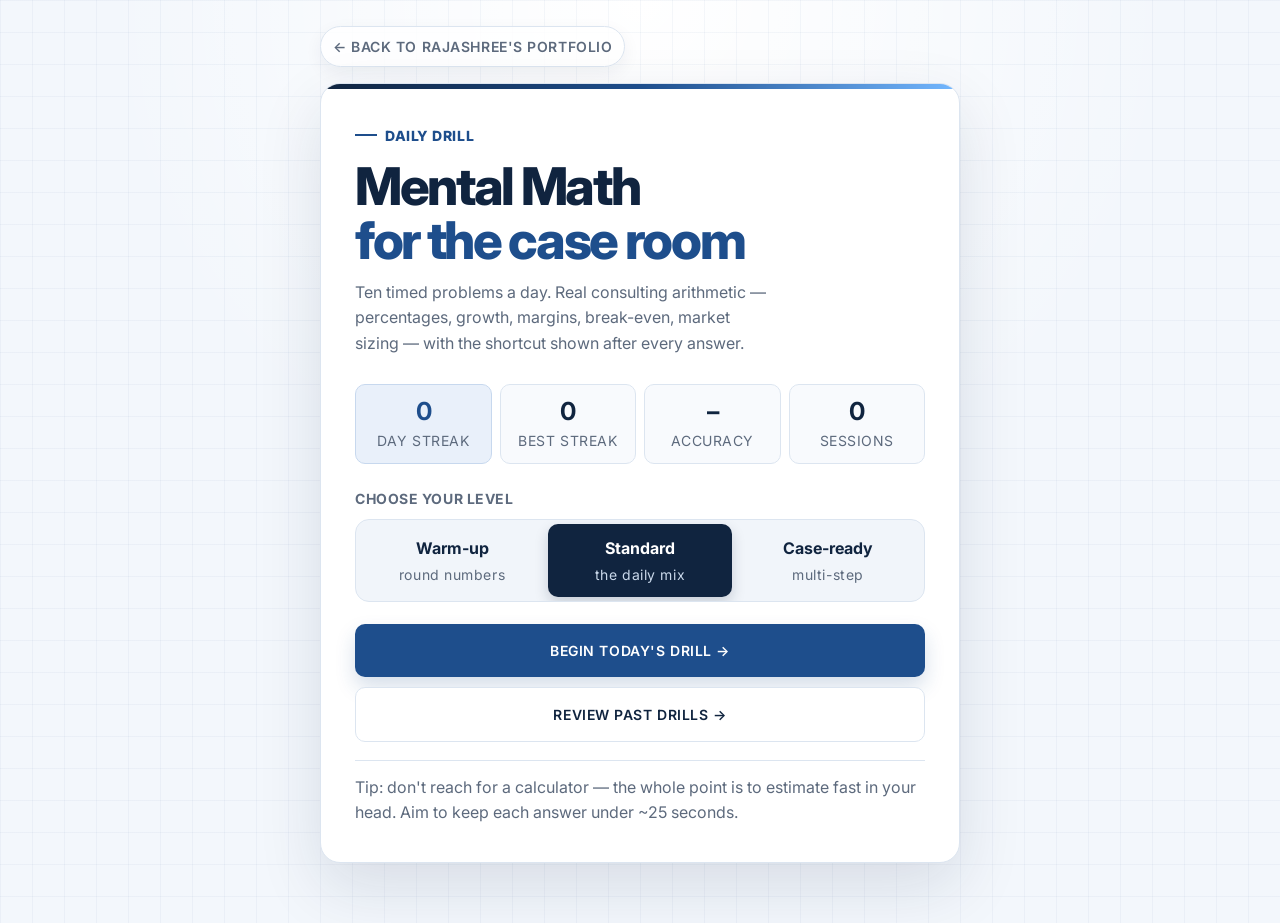
<file: mental-maths.html>
<!DOCTYPE html>
<html lang="en">
<head>
<meta charset="utf-8" />
<meta name="viewport" content="width=device-width, initial-scale=1" />
<title>Quick Mental Maths · Rajashree Rakesh Agrawal</title>
<meta name="description" content="A ten-question mental maths drill for consulting arithmetic, with timed practice and answer shortcuts." />
<meta name="theme-color" content="#10243F" />
<link rel="canonical" href="https://rajashreeagrawal.github.io/mental-maths.html" />
<meta property="og:type" content="website" />
<meta property="og:title" content="Quick Mental Maths · Rajashree Rakesh Agrawal" />
<meta property="og:description" content="Ten timed consulting-arithmetic problems with shortcuts, streaks, and answer review." />
<meta property="og:url" content="https://rajashreeagrawal.github.io/mental-maths.html" />
<meta property="og:image" content="https://rajashreeagrawal.github.io/assets/og-card.jpg" />
<meta name="twitter:card" content="summary_large_image" />
<meta name="twitter:title" content="Quick Mental Maths · Rajashree Rakesh Agrawal" />
<meta name="twitter:description" content="Ten timed consulting-arithmetic problems with shortcuts, streaks, and answer review." />
<meta name="twitter:image" content="https://rajashreeagrawal.github.io/assets/og-card.jpg" />
<link rel="preconnect" href="https://fonts.googleapis.com" />
<link rel="preconnect" href="https://fonts.gstatic.com" crossorigin />
<link href="https://fonts.googleapis.com/css2?family=Inter:wght@400;500;600;700;800&display=swap" rel="stylesheet" />

<style>
  :root {
    --bg: #ece4d6;
    --paper: #f6f1e7;
    --paper-2: #fbf7ee;
    --ink: #221d16;
    --muted: #837766;
    --line: #d8cdba;
    --clay: #bb4d2c;
    --clay-soft: #e8c9bd;
    --teal: #2f6f63;
    --teal-soft: #cfe0da;
    --gold: #b08529;
    --shadow: 24px 28px 60px -34px rgba(40,28,12,.45);
  }

  * { box-sizing: border-box; margin: 0; padding: 0; }

  body {
    font-family: 'Spectral', Georgia, serif;
    color: var(--ink);
    background:
      radial-gradient(120% 90% at 12% -5%, #f3ecdf 0%, transparent 55%),
      radial-gradient(100% 80% at 105% 110%, #e4dac6 0%, transparent 60%),
      var(--bg);
    min-height: 100vh;
    display: flex;
    align-items: flex-start;
    justify-content: center;
    padding: 28px 16px 60px;
    -webkit-font-smoothing: antialiased;
  }

  .site-return {
    display: inline-flex;
    align-items: center;
    gap: 8px;
    margin: 0 0 14px 4px;
    color: var(--ink);
    font-family: 'IBM Plex Mono', monospace;
    font-size: 12px;
    font-weight: 600;
    letter-spacing: .08em;
    text-decoration: none;
    text-transform: uppercase;
  }
  .site-return:hover { color: var(--clay); }
  .site-return:focus-visible { outline: 3px solid var(--clay); outline-offset: 4px; border-radius: 4px; }

  .stage {
    width: 100%;
    max-width: 600px;
    position: relative;
  }

  /* subtle grain */
  .stage::before {
    content: "";
    position: fixed;
    inset: 0;
    pointer-events: none;
    opacity: .04;
    z-index: 50;
    background-image: url("data:image/svg+xml,%3Csvg xmlns='http://www.w3.org/2000/svg' width='120' height='120'%3E%3Cfilter id='n'%3E%3CfeTurbulence type='fractalNoise' baseFrequency='.9' numOctaves='2'/%3E%3C/filter%3E%3Crect width='100%25' height='100%25' filter='url(%23n)'/%3E%3C/svg%3E");
  }

  .card {
    background: var(--paper);
    border: 1px solid var(--line);
    border-radius: 18px;
    box-shadow: var(--shadow);
    padding: 30px 28px 32px;
    position: relative;
    overflow: hidden;
  }
  .card::after {
    content: "";
    position: absolute; left: 0; top: 0; bottom: 0; width: 5px;
    background: linear-gradient(var(--clay), var(--gold));
  }

  .eyebrow {
    font-family: 'IBM Plex Mono', monospace;
    font-size: 11px;
    letter-spacing: .28em;
    text-transform: uppercase;
    color: var(--clay);
    font-weight: 600;
  }

  h1 {
    font-family: 'Fraunces', serif;
    font-weight: 900;
    font-size: clamp(34px, 9vw, 52px);
    line-height: .98;
    letter-spacing: -.01em;
    margin: 10px 0 8px;
  }
  h1 em { font-style: italic; color: var(--clay); font-weight: 600; }

  .lede { color: var(--muted); font-size: 17px; max-width: 42ch; }

  /* ---- stat strip ---- */
  .stats {
    display: grid;
    grid-template-columns: repeat(4, 1fr);
    gap: 10px;
    margin: 26px 0 22px;
  }
  .stat {
    background: var(--paper-2);
    border: 1px solid var(--line);
    border-radius: 12px;
    padding: 12px 10px 11px;
    text-align: center;
  }
  .stat .v {
    font-family: 'Fraunces', serif;
    font-weight: 600;
    font-size: 26px;
    line-height: 1;
  }
  .stat .v small { font-size: 14px; color: var(--muted); }
  .stat .k {
    font-family: 'IBM Plex Mono', monospace;
    font-size: 9.5px;
    letter-spacing: .14em;
    text-transform: uppercase;
    color: var(--muted);
    margin-top: 6px;
  }
  .stat.flame .v { color: var(--clay); }

  .label {
    font-family: 'IBM Plex Mono', monospace;
    font-size: 11px;
    letter-spacing: .16em;
    text-transform: uppercase;
    color: var(--muted);
    margin: 4px 0 10px;
  }

  /* ---- segmented difficulty ---- */
  .seg {
    display: grid;
    grid-template-columns: repeat(3, 1fr);
    border: 1px solid var(--line);
    border-radius: 12px;
    overflow: hidden;
    background: var(--paper-2);
  }
  .seg button {
    appearance: none;
    border: none;
    background: transparent;
    padding: 13px 8px;
    cursor: pointer;
    font-family: 'Spectral', serif;
    color: var(--muted);
    border-right: 1px solid var(--line);
    transition: background .18s, color .18s;
    text-align: center;
  }
  .seg button:last-child { border-right: none; }
  .seg button .t { display: block; font-size: 16px; font-weight: 600; color: var(--ink); }
  .seg button .d { display: block; font-size: 11px; margin-top: 2px; }
  .seg button[aria-pressed="true"] { background: var(--ink); }
  .seg button[aria-pressed="true"] .t,
  .seg button[aria-pressed="true"] .d { color: var(--paper); }
  .seg button[aria-pressed="true"] .t { color: #f4d9c0; }

  /* ---- buttons ---- */
  .btn {
    appearance: none; border: none; cursor: pointer;
    font-family: 'IBM Plex Mono', monospace;
    font-weight: 600; font-size: 13px;
    letter-spacing: .12em; text-transform: uppercase;
    border-radius: 12px;
    padding: 16px 22px;
    transition: transform .12s, box-shadow .2s, background .2s;
  }
  .btn-primary {
    background: var(--clay); color: #fff;
    width: 100%; margin-top: 22px;
    box-shadow: 0 14px 24px -14px var(--clay);
  }
  .btn-primary:hover { transform: translateY(-2px); }
  .btn-primary:active { transform: translateY(0); }
  .btn-ghost {
    background: transparent; color: var(--ink);
    border: 1px solid var(--line);
  }
  .btn-ghost:hover { background: var(--paper-2); }

  /* ---- drill ---- */
  .drill-top {
    display: flex; align-items: center; justify-content: space-between;
    font-family: 'IBM Plex Mono', monospace;
    font-size: 12px; color: var(--muted);
    border-bottom: 1px solid var(--line);
    padding-bottom: 14px; margin-bottom: 6px;
  }
  .drill-top .timer { font-size: 16px; color: var(--ink); font-weight: 600; }
  .drill-actions { display: flex; align-items: center; gap: 10px; }
  .drill-exit {
    appearance: none; border: 1px solid var(--line); background: #fff;
    color: var(--muted); border-radius: 8px; padding: 6px 9px;
    font-size: 12px; font-weight: 700; cursor: pointer;
  }
  .drill-exit:hover { color: var(--clay); border-color: #B7CCE8; }
  .dots { display: flex; gap: 6px; align-items: center; }
  .dot { width: 8px; height: 8px; border-radius: 50%; background: var(--line); }
  .dot.done { background: var(--teal); }
  .dot.wrong { background: var(--clay); }
  .dot.cur { background: var(--ink); transform: scale(1.35); }

  .cat-tag {
    font-family: 'IBM Plex Mono', monospace;
    font-size: 10.5px; letter-spacing: .18em; text-transform: uppercase;
    color: var(--clay); margin: 22px 0 12px;
  }
  .question {
    font-family: 'Fraunces', serif;
    font-weight: 600;
    font-size: clamp(24px, 6.4vw, 33px);
    line-height: 1.2;
    min-height: 2.2em;
  }

  .answer-row { display: flex; gap: 10px; margin-top: 22px; }
  .answer-row input {
    flex: 1;
    font-family: 'IBM Plex Mono', monospace;
    font-size: 24px;
    padding: 14px 16px;
    border: 1.5px solid var(--line);
    border-radius: 12px;
    background: var(--paper-2);
    color: var(--ink);
    outline: none;
    transition: border-color .15s;
  }
  .answer-row input:focus { border-color: var(--clay); }
  .answer-row .btn { padding: 0 22px; }

  .reveal-link {
    margin-top: 14px;
    font-family: 'IBM Plex Mono', monospace;
    font-size: 12px;
    color: var(--muted);
    background: none; border: none; cursor: pointer;
    text-decoration: underline;
    text-underline-offset: 3px;
  }
  .reveal-link:hover { color: var(--clay); }

  /* feedback */
  .feedback {
    margin-top: 22px;
    border-radius: 14px;
    padding: 18px 18px 19px;
    border: 1px solid var(--line);
    animation: rise .3s ease both;
  }
  .feedback.right { background: var(--teal-soft); border-color: #aecbc2; }
  .feedback.wrong { background: var(--clay-soft); border-color: #ddb4a4; }
  .fb-head {
    display: flex; align-items: baseline; justify-content: space-between;
    font-family: 'IBM Plex Mono', monospace; font-size: 12px;
    letter-spacing: .1em; text-transform: uppercase;
  }
  .feedback.right .fb-head { color: var(--teal); }
  .feedback.wrong .fb-head { color: var(--clay); }
  .fb-ans {
    font-family: 'Fraunces', serif; font-weight: 600;
    font-size: 22px; margin: 8px 0 4px;
  }
  .fb-ans .you { color: var(--muted); font-size: 15px; font-weight: 400; }
  .fb-tech {
    font-size: 15.5px; line-height: 1.5; color: #4a4135; margin-top: 8px;
    border-top: 1px dashed rgba(0,0,0,.14); padding-top: 10px;
  }
  .fb-tech b { font-family:'IBM Plex Mono',monospace; font-weight:600; font-size:11px; letter-spacing:.12em; text-transform:uppercase; color: var(--ink); display:block; margin-bottom:4px; }

  /* summary */
  .sum-score {
    font-family: 'Fraunces', serif; font-weight: 900;
    font-size: 72px; line-height: 1; text-align: center; margin: 6px 0;
  }
  .sum-score small { font-size: 30px; color: var(--muted); font-weight: 600; }
  .sum-grid { display: grid; grid-template-columns: 1fr 1fr; gap: 12px; margin: 22px 0; }
  .sum-cell {
    background: var(--paper-2); border: 1px solid var(--line);
    border-radius: 12px; padding: 16px; text-align: center;
  }
  .sum-cell .v { font-family:'Fraunces',serif; font-weight:600; font-size: 28px; }
  .sum-cell .k { font-family:'IBM Plex Mono',monospace; font-size:10px; letter-spacing:.14em; text-transform:uppercase; color: var(--muted); margin-top: 6px; }
  .streak-note {
    background: var(--ink); color: var(--paper);
    border-radius: 12px; padding: 16px 18px; text-align:center;
    font-size: 16px;
  }
  .streak-note b { color: #f4d9c0; font-family:'Fraunces',serif; }
  .sum-actions { display:grid; grid-template-columns: 1fr 1fr; gap: 12px; margin-top: 20px; }
  .sum-actions .btn { margin-top: 0; }

  .tip {
    margin-top: 18px; font-size: 13.5px; color: var(--muted);
    line-height: 1.5; border-top: 1px solid var(--line); padding-top: 14px;
  }

  /* ---- section header (back nav) ---- */
  .sec-head { display:flex; align-items:center; gap:12px; }
  .back-btn {
    appearance:none; border:1px solid var(--line); background: var(--paper-2);
    border-radius: 10px; width: 40px; height: 40px; cursor: pointer; flex:none;
    font-size: 19px; color: var(--ink); line-height: 1; transition: background .15s;
  }
  .back-btn:hover { background: var(--bg); }

  /* ---- history list ---- */
  .hist-list { display:flex; flex-direction:column; gap: 10px; margin-top: 18px; }
  .hist-row {
    width:100%; text-align:left; cursor:pointer;
    background: var(--paper-2); border:1px solid var(--line); border-radius: 12px;
    padding: 14px 16px; display:flex; align-items:center; gap: 14px;
    font-family:'Spectral',serif; transition: transform .12s, border-color .15s;
  }
  .hist-row:hover { border-color: var(--clay); transform: translateX(2px); }
  .hist-score { font-family:'Fraunces',serif; font-weight:600; font-size: 23px; flex:none; width: 60px; }
  .hist-score small { font-size: 13px; color: var(--muted); }
  .hist-meta { flex:1; min-width:0; }
  .hist-when { font-size: 16px; font-weight: 600; }
  .hist-sub { font-family:'IBM Plex Mono',monospace; font-size: 11px; letter-spacing:.07em; color: var(--muted); text-transform: uppercase; margin-top: 3px; }
  .lvl-pill { display:inline-block; padding: 1px 7px; border-radius: 6px; font-size: 10px; background: var(--clay-soft); color: var(--clay); margin-right: 7px; }
  .hist-arrow { color: var(--muted); font-size: 18px; flex:none; }
  .empty { text-align:center; color: var(--muted); padding: 46px 10px; font-size: 16px; line-height:1.55; }

  /* ---- review detail ---- */
  .rev-summary {
    background: var(--paper-2); border:1px solid var(--line); border-radius:12px;
    padding: 14px 16px; margin: 18px 0 4px; display:flex; gap: 22px; flex-wrap:wrap;
    font-family:'IBM Plex Mono',monospace; font-size: 11px; color: var(--muted);
    text-transform: uppercase; letter-spacing:.08em;
  }
  .rev-summary b { font-family:'Fraunces',serif; font-size: 19px; color: var(--ink); display:block; text-transform:none; letter-spacing:0; margin-bottom:2px; }
  .rev-item { border:1px solid var(--line); border-left-width: 4px; border-radius: 10px; padding: 13px 15px; margin-top: 12px; background: var(--paper-2); }
  .rev-item.ok { border-left-color: var(--teal); }
  .rev-item.no { border-left-color: var(--clay); }
  .rev-itop { display:flex; justify-content:space-between; align-items:baseline; gap:10px; font-family:'IBM Plex Mono',monospace; font-size:10px; letter-spacing:.14em; text-transform:uppercase; color: var(--muted); margin-bottom: 7px; }
  .rev-itop .res.ok { color: var(--teal); }
  .rev-itop .res.no { color: var(--clay); }
  .rev-q { font-family:'Fraunces',serif; font-weight:600; font-size: 17px; line-height:1.3; }
  .rev-line { font-size: 14.5px; margin-top: 7px; }
  .rev-line .corr { color: var(--teal); font-weight:600; }
  .rev-line .yours { color: var(--clay); font-weight:600; }
  .rev-method { font-size: 13.5px; color:#4a4135; line-height:1.5; margin-top:8px; border-top:1px dashed rgba(0,0,0,.14); padding-top:8px; }
  .rev-method b { font-family:'IBM Plex Mono',monospace; font-size:10px; letter-spacing:.12em; text-transform:uppercase; color:var(--ink); display:block; margin-bottom:3px; }

  .hidden { display: none !important; }
  @keyframes rise { from { opacity: 0; transform: translateY(10px); } to { opacity: 1; transform: none; } }
  .stagger > * { animation: rise .5s ease both; }
  .stagger > *:nth-child(1){animation-delay:.02s}
  .stagger > *:nth-child(2){animation-delay:.08s}
  .stagger > *:nth-child(3){animation-delay:.14s}
  .stagger > *:nth-child(4){animation-delay:.20s}
  .stagger > *:nth-child(5){animation-delay:.26s}
  .stagger > *:nth-child(6){animation-delay:.32s}

  /* ---- portfolio-aligned theme ---- */
  :root {
    --bg: #F3F7FC;
    --paper: #FFFFFF;
    --paper-2: #F7FAFD;
    --ink: #10243F;
    --muted: #5D6A7D;
    --line: #DCE5F0;
    --clay: #1E4E8C;
    --clay-soft: #E9F0FA;
    --teal: #137A63;
    --teal-soft: #E7F5F0;
    --gold: #58A6FF;
    --danger: #A33947;
    --danger-soft: #FFF0F1;
    --shadow: 0 24px 65px rgba(16, 36, 63, .12);
  }

  body {
    font-family: 'Inter', sans-serif;
    background:
      linear-gradient(rgba(30, 78, 140, .045) 1px, transparent 1px),
      linear-gradient(90deg, rgba(30, 78, 140, .045) 1px, transparent 1px),
      radial-gradient(circle at 50% 0%, #FFFFFF 0%, transparent 48%),
      var(--bg);
    background-size: 32px 32px, 32px 32px, auto, auto;
    padding: 26px 16px 60px;
    line-height: 1.55;
  }

  ::selection { background: var(--clay); color: #fff; }
  button, input { font: inherit; }
  button:focus-visible, input:focus-visible, a:focus-visible {
    outline: 3px solid #7DB4F0;
    outline-offset: 3px;
  }

  .stage { max-width: 640px; }
  .stage::before { display: none; }
  .site-return {
    margin: 0 0 16px;
    padding: 9px 12px;
    border: 1px solid var(--line);
    border-radius: 999px;
    background: rgba(255, 255, 255, .84);
    color: var(--muted);
    font-family: 'Inter', sans-serif;
    font-size: .75rem;
    letter-spacing: .06em;
    box-shadow: 0 6px 18px rgba(16, 36, 63, .06);
  }
  .site-return:hover { color: var(--clay); border-color: #B7CCE8; }

  .card {
    border-radius: 20px;
    padding: 34px 34px 36px;
    box-shadow: var(--shadow);
  }
  .card::after {
    left: 0;
    right: 0;
    top: 0;
    bottom: auto;
    width: auto;
    height: 5px;
    background: linear-gradient(90deg, var(--ink), var(--clay), #73B7FF);
  }

  .eyebrow, .label, .drill-top, .cat-tag, .stat .k, .btn,
  .reveal-link, .fb-head, .fb-tech b, .sum-cell .k, .hist-sub,
  .rev-summary, .rev-itop, .rev-method b {
    font-family: 'Inter', sans-serif;
  }
  h1, .stat .v, .question, .fb-ans, .sum-score, .sum-cell .v,
  .streak-note b, .hist-row, .hist-score, .rev-summary b, .rev-q {
    font-family: 'Inter', sans-serif;
  }

  .eyebrow {
    display: inline-flex;
    align-items: center;
    gap: 8px;
    color: var(--clay);
    font-size: .75rem;
    letter-spacing: .13em;
    font-weight: 800;
  }
  .eyebrow::before {
    content: "";
    width: 22px;
    height: 2px;
    background: var(--clay);
  }
  h1 {
    font-size: clamp(2.25rem, 8vw, 3.25rem);
    line-height: 1.04;
    letter-spacing: -.045em;
    font-weight: 800;
    margin: 14px 0 12px;
  }
  h1 em { color: var(--clay); font-style: normal; font-weight: 800; }
  .lede { color: var(--muted); font-size: 1rem; line-height: 1.65; }

  .stats { gap: 8px; margin: 28px 0 24px; }
  .stat {
    border-radius: 10px;
    padding: 14px 8px 12px;
    background: #F8FAFD;
  }
  .stat .v { font-size: 1.55rem; font-weight: 700; letter-spacing: -.03em; }
  .stat .k { font-size: .66rem; letter-spacing: .1em; }
  .stat.flame { background: var(--clay-soft); border-color: #C7D8EE; }
  .stat.flame .v { color: var(--clay); }

  .label { font-size: .75rem; letter-spacing: .1em; font-weight: 700; }
  .seg {
    gap: 4px;
    padding: 4px;
    border-radius: 14px;
    background: #F1F5FA;
  }
  .seg button {
    border: 0;
    border-radius: 10px;
    font-family: 'Inter', sans-serif;
    padding: 12px 7px;
  }
  .seg button .t { font-size: .92rem; font-weight: 700; }
  .seg button .d { font-size: .72rem; }
  .seg button[aria-pressed="true"] { background: var(--ink); box-shadow: 0 6px 14px rgba(16, 36, 63, .18); }
  .seg button[aria-pressed="true"] .t { color: #FFFFFF; }
  .seg button[aria-pressed="true"] .d { color: #C9D8EA; }

  .btn {
    border-radius: 10px;
    font-size: .78rem;
    letter-spacing: .08em;
  }
  .btn-primary {
    background: var(--clay);
    box-shadow: 0 10px 20px rgba(30, 78, 140, .18);
  }
  .btn-primary:hover { background: var(--ink); }
  .btn-ghost { background: #FFFFFF; }
  .btn-ghost:hover { background: var(--clay-soft); border-color: #B7CCE8; }

  .dot.done { background: var(--teal); }
  .dot.wrong { background: var(--danger); }
  .dot.cur { background: var(--clay); }
  .cat-tag { color: var(--clay); font-size: .72rem; letter-spacing: .12em; font-weight: 800; }
  .question { font-size: clamp(1.55rem, 6vw, 2.05rem); font-weight: 700; letter-spacing: -.025em; }
  .answer-row input {
    font-family: 'Inter', sans-serif;
    background: #FFFFFF;
    border-width: 2px;
    font-weight: 650;
  }
  .answer-row input:focus { border-color: var(--clay); box-shadow: 0 0 0 4px var(--clay-soft); }
  .reveal-link { font-size: .78rem; text-underline-offset: 4px; }

  .feedback { border-radius: 12px; }
  .feedback.right { background: var(--teal-soft); border-color: #B9DED3; }
  .feedback.wrong { background: var(--danger-soft); border-color: #ECC4C9; }
  .feedback.wrong .fb-head { color: var(--danger); }
  .fb-ans { font-weight: 700; }
  .fb-tech { color: var(--ink); }

  .sum-score { color: var(--clay); font-weight: 800; letter-spacing: -.05em; }
  .sum-cell { border-radius: 10px; }
  .sum-cell .v { font-weight: 700; }
  .streak-note { background: var(--ink); border-radius: 10px; }
  .streak-note b { color: #A9D1FF; }

  .back-btn { background: #FFFFFF; }
  .hist-row { border-radius: 10px; }
  .hist-row:hover { border-color: var(--clay); }
  .hist-score { font-weight: 700; }
  .lvl-pill { background: var(--clay-soft); color: var(--clay); }
  .rev-item { border-radius: 10px; }
  .rev-item.no { border-left-color: var(--danger); }
  .rev-itop .res.no, .rev-line .yours { color: var(--danger); }
  .rev-method { color: var(--ink); }

  @media (max-width: 560px) {
    body { padding: 18px 12px 40px; }
    .card { padding: 28px 20px 30px; border-radius: 16px; }
    .stats { grid-template-columns: repeat(2, 1fr); }
    .seg button .d { display: none; }
    .answer-row { align-items: stretch; }
    .answer-row input { min-width: 0; }
    .sum-actions { grid-template-columns: 1fr; }
  }

  @media (prefers-reduced-motion: reduce) {
    *, *::before, *::after { animation-duration: .01ms !important; animation-iteration-count: 1 !important; transition-duration: .01ms !important; }
  }
</style>
<link rel="stylesheet" href="assets/typography.css">
</head>
<body class="mental-maths">
<div class="stage">
  <a class="site-return" href="./index.html#projects" aria-label="Back to Rajashree's portfolio projects">← Back to Rajashree's portfolio</a>
  <div class="card">

    <!-- ============ HOME ============ -->
    <section id="home" class="stagger">
      <span class="eyebrow">Daily Drill</span>
      <h1>Mental&nbsp;Math<br><em>for the case&nbsp;room</em></h1>
      <p class="lede">Ten timed problems a day. Real consulting arithmetic — percentages, growth, margins, break-even, market sizing — with the shortcut shown after every answer.</p>

      <div class="stats" id="statStrip">
        <div class="stat flame"><div class="v" id="sStreak">–</div><div class="k">Day streak</div></div>
        <div class="stat"><div class="v" id="sBest">–</div><div class="k">Best streak</div></div>
        <div class="stat"><div class="v" id="sAcc">–</div><div class="k">Accuracy</div></div>
        <div class="stat"><div class="v" id="sSess">–</div><div class="k">Sessions</div></div>
      </div>

      <div class="label">Choose your level</div>
      <div class="seg" id="seg" role="group" aria-label="Choose your difficulty level">
        <button type="button" data-l="warmup" aria-pressed="false"><span class="t">Warm-up</span><span class="d">round numbers</span></button>
        <button type="button" data-l="standard" aria-pressed="true"><span class="t">Standard</span><span class="d">the daily mix</span></button>
        <button type="button" data-l="case" aria-pressed="false"><span class="t">Case-ready</span><span class="d">multi-step</span></button>
      </div>

      <button class="btn btn-primary" type="button" id="startBtn">Begin today's drill →</button>
      <button class="btn btn-ghost" type="button" id="reviewBtn" style="width:100%;margin-top:10px;">Review past drills →</button>
      <p class="tip">Tip: don't reach for a calculator — the whole point is to estimate fast in your head. Aim to keep each answer under ~25 seconds.</p>
    </section>

    <!-- ============ DRILL ============ -->
    <section id="drill" class="hidden">
      <div class="drill-top">
        <div class="dots" id="dots"></div>
        <div>score <span id="liveScore">0</span></div>
        <div class="drill-actions">
          <div class="timer" id="timer" aria-label="Time on current question">0:00</div>
          <button class="drill-exit" type="button" id="exitBtn">Exit</button>
        </div>
      </div>

      <div class="cat-tag" id="catTag">—</div>
      <div class="question" id="qText">—</div>

      <div id="inputArea">
        <div class="answer-row">
          <input id="ansInput" inputmode="decimal" autocomplete="off" placeholder="your answer" />
          <button class="btn btn-primary" type="button" id="submitBtn" aria-label="Submit answer" style="margin-top:0;">Submit</button>
        </div>
        <button class="reveal-link" type="button" id="revealBtn">I don't know — show me how</button>
      </div>

      <div id="fbArea" aria-live="polite"></div>
    </section>

    <!-- ============ SUMMARY ============ -->
    <section id="summary" class="hidden stagger">
      <span class="eyebrow">Drill complete</span>
      <div class="sum-score"><span id="finalScore">0</span><small>/10</small></div>
      <div class="sum-grid">
        <div class="sum-cell"><div class="v" id="finalTime">0:00</div><div class="k">Solve time</div></div>
        <div class="sum-cell"><div class="v" id="finalPace">0s</div><div class="k">Avg / question</div></div>
      </div>
      <div class="streak-note" id="streakNote">—</div>
      <button class="btn btn-ghost" id="reviewTodayBtn" style="width:100%;margin-top:18px;">Review these answers →</button>
      <div class="sum-actions" style="margin-top:12px;">
        <button class="btn btn-ghost" id="homeBtn">Home</button>
        <button class="btn btn-primary" id="againBtn" style="margin-top:0;">Go again →</button>
      </div>
      <p class="tip" id="paceTip"></p>
    </section>

    <!-- ============ HISTORY LIST ============ -->
    <section id="history" class="hidden">
      <div class="sec-head">
        <button class="back-btn" id="histBack" aria-label="Back">←</button>
        <span class="eyebrow">Your log</span>
      </div>
      <h1 style="font-size:clamp(28px,7vw,42px);margin:10px 0 0;">Past&nbsp;drills</h1>
      <div id="histList"></div>
    </section>

    <!-- ============ REVIEW DETAIL ============ -->
    <section id="detail" class="hidden">
      <div class="sec-head">
        <button class="back-btn" id="detailBack" aria-label="Back">←</button>
        <span class="eyebrow">Review</span>
      </div>
      <h1 id="detailTitle" style="font-size:clamp(26px,6.5vw,36px);margin:10px 0 0;">Drill</h1>
      <div class="rev-summary" id="detailSummary"></div>
      <div id="detailItems"></div>
    </section>

  </div>
</div>

<script>
(function () {
  "use strict";

  /* ---------------- storage (graceful fallback) ---------------- */
  var KEY = "mentalmath:v1";
  var mem = null;
  async function loadStats() {
    var def = { lastDate: null, streak: 0, longest: 0, sessions: 0, correct: 0, attempted: 0 };
    try {
      var raw = window.localStorage.getItem(KEY);
      if (raw) return Object.assign(def, JSON.parse(raw));
    } catch (e) {}
    return mem ? Object.assign(def, mem) : def;
  }
  async function saveStats(s) {
    mem = s;
    try { window.localStorage.setItem(KEY, JSON.stringify(s)); } catch (e) {}
  }
  function dstr(d) {
    return d.getFullYear() + "-" + String(d.getMonth()+1).padStart(2,"0") + "-" + String(d.getDate()).padStart(2,"0");
  }

  /* ---------------- session history (graceful fallback) ---------------- */
  var HKEY = "mentalmath:history:v1";
  var HCAP = 30;
  var hmem = null;
  async function loadHistory() {
    try {
      var raw = window.localStorage.getItem(HKEY);
      if (raw) return JSON.parse(raw);
    } catch (e) {}
    return hmem || [];
  }
  async function saveHistory(arr) {
    hmem = arr;
    try { window.localStorage.setItem(HKEY, JSON.stringify(arr)); } catch (e) {}
  }

  /* ---------------- helpers ---------------- */
  var R = function (a, b) { return Math.floor(Math.random() * (b - a + 1)) + a; };
  var pick = function (a) { return a[Math.floor(Math.random() * a.length)]; };
  var num = function (n) { return (Math.round(n * 100) / 100).toLocaleString("en-US"); };
  var money = function (n) { return "$" + Math.round(n).toLocaleString("en-US"); };

  /* ---------------- generators ----------------
     each returns { cat, q, a, technique, abstol, tol }  */

  function gPercentOf(level) {
    var pcts = level === "warmup" ? [10, 20, 25, 50] : [5,15,30,35,40,45,60,75];
    var pct = pick(pcts);
    var base = R(level === "warmup" ? 2 : 4, level === "warmup" ? 9 : 24) * 20;
    var a = pct / 100 * base;
    return {
      cat: "Percent of a number",
      q: "What is " + pct + "% of " + num(base) + "?",
      a: a, abstol: 0.05,
      technique: "Anchor on 10% and 1%. 10% of " + num(base) + " = " + num(base/10) +
                 ", and 1% = " + num(base/100) + ". Stack those to reach " + pct + "% = " + num(a) +
                 ".  (Also handy: " + pct + "% of " + num(base) + " = " + num(base) + "% of " + pct + " when that flips easier.)"
    };
  }

  function gPercentChange(level) {
    var chg = pick(level === "warmup" ? [10,20,25,50,-10,-20] : [15,30,40,60,75,-15,-25,-30]);
    var old = R(2, 12) * 100;
    var nw = old + old * chg / 100;
    var metric = pick(["Revenue","Sales","Headcount","Unit volume","Operating profit","Market size"]);
    return {
      cat: "Percentage change",
      q: metric + " moved from " + num(old) + " to " + num(nw) + ". What's the % change?",
      a: chg, abstol: 0.05,
      technique: "% change = change ÷ original. Change = " + num(nw - old) + ", divided by the original " +
                 num(old) + " = " + chg + "%." + (chg < 0 ? " (A decrease — note the minus.)" : "")
    };
  }

  function gFraction(level) {
    var fr = level === "warmup"
      ? [[1,2,50],[1,4,25],[3,4,75],[1,5,20],[2,5,40],[1,10,10],[3,5,60],[1,20,5]]
      : [[1,8,12.5],[3,8,37.5],[5,8,62.5],[7,8,87.5],[1,3,33.33],[2,3,66.67],[1,6,16.67],[5,6,83.33],[1,16,6.25],[3,16,18.75],[1,12,8.33],[7,12,58.33]];
    var f = pick(fr), n = f[0], d = f[1], a = f[2];
    return {
      cat: "Fraction → percent",
      q: "Express " + n + "/" + d + " as a percentage.",
      a: a, abstol: 0.6,
      technique: "1/" + d + " = " + num(100/d) + "%, so " + n + "/" + d + " = " + n + " × " + num(100/d) +
                 "% ≈ " + a + "%. The eighths (12.5, 37.5, 62.5, 87.5) and thirds (33.3, 66.7) are worth memorising cold."
    };
  }

  function gMultiply(level) {
    var t = pick(level === "warmup" ? ["x25","x5","x11"] : ["x25","x50","x9","x11","x15"]);
    var x, ans, tech;
    if (t === "x25") { x = R(3, 24) * 4; ans = x * 25; tech = "×25 = ÷4, then ×100. " + num(x) + " ÷ 4 = " + num(x/4) + " → " + num(ans) + "."; }
    else if (t === "x50") { x = R(3, 24) * 2; ans = x * 50; tech = "×50 = ÷2, then ×100. Half of " + num(x) + " is " + num(x/2) + " → " + num(ans) + "."; }
    else if (t === "x5") { x = R(3, 49) * 2; ans = x * 5; tech = "×5 = ÷2, then ×10. Half of " + num(x) + " is " + num(x/2) + ", ×10 = " + num(ans) + "."; }
    else if (t === "x9") { x = R(11, 89); ans = x * 9; tech = "×9 = ×10 − the number. " + num(x) + "0 − " + num(x) + " = " + num(ans) + "."; }
    else if (t === "x11") { x = R(11, 89); ans = x * 11; tech = "×11 = ×10 + the number. " + num(x) + "0 + " + num(x) + " = " + num(ans) + "."; }
    else { x = R(4, 40) * 2; ans = x * 15; tech = "×15 = ×10 + half again. " + num(x) + "0 + " + num(x*5) + " = " + num(ans) + "."; }
    return { cat: "Fast multiplication", q: num(x) + " × " + t.slice(1), a: ans, abstol: 0.05, technique: tech };
  }

  function gReverse(level) {
    var pct = pick([5,10,15,20,25,40,50]);
    var whole = R(2, 12) * 100;
    var val = whole * pct / 100;
    return {
      cat: "Reverse percentage",
      q: num(val) + " is " + pct + "% of what number?",
      a: whole, abstol: 0.05,
      technique: "Divide by the percent. If " + pct + "% = " + num(val) + ", then 1% = " + num(val/pct) +
                 ", and 100% = " + num(whole) + ".  (Same as " + num(val) + " ÷ " + (pct/100) + ".)"
    };
  }

  function gMargin() {
    var m = pick([20,25,30,40,50,60]);
    var price = R(2, 12) * 20;
    var cost = price * (1 - m / 100);
    return {
      cat: "Gross margin",
      q: "Sells for " + money(price) + ", costs " + money(cost) + " to make. Gross margin %?",
      a: m, abstol: 0.05,
      technique: "Margin = (price − cost) ÷ price. (" + num(price) + " − " + num(cost) + ") = " + num(price-cost) +
                 ", ÷ " + num(price) + " = " + m + "%. Don't confuse with markup, which divides by cost instead."
    };
  }

  function gBreakeven() {
    var contrib = pick([4,5,8,10,12,15,20,25]);
    var price = contrib + pick([6,8,10,12,15]);
    var vc = price - contrib;
    var units = R(3, 30) * 100;
    var FC = contrib * units;
    return {
      cat: "Break-even units",
      q: "Fixed costs " + money(FC) + ", price " + money(price) + "/unit, variable cost " + money(vc) + "/unit. Break-even units?",
      a: units, abstol: 0.5,
      technique: "Break-even = fixed costs ÷ contribution per unit. Contribution = " + num(price) + " − " + num(vc) +
                 " = " + num(contrib) + ". So " + money(FC) + " ÷ " + num(contrib) + " = " + num(units) + " units."
    };
  }

  function gRuleOf72() {
    var rate = pick([4,6,8,9,12,18]);
    var years = 72 / rate;
    return {
      cat: "Rule of 72",
      q: "At " + rate + "% annual growth, roughly how many years to double? (Rule of 72)",
      a: years, abstol: 0.4,
      technique: "Years to double ≈ 72 ÷ growth rate. 72 ÷ " + rate + " = " + num(years) +
                 " years. Great for napkin compounding — works in reverse too (72 ÷ years = the rate you need)."
    };
  }

  function gCompound() {
    var start = R(1, 9) * 50;
    var rate = pick([5,8,10,12,15,20]);
    var years = pick([2,3]);
    var end = start * Math.pow(1 + rate/100, years);
    return {
      cat: "Compound growth (estimate)",
      q: money(start) + "M revenue grows " + rate + "%/yr for " + years + " years. Approx revenue in $M? (just the number)",
      a: end, tol: 0.04,
      technique: "Compounding: " + num(start) + " × (1 + " + rate + "%)^" + years + ". Quick approx — add ~" +
                 (rate*years) + "% (rate × years) then nudge up a touch for compounding → ≈ " + num(end) + "M. (Exact: " + num(end) + "M.)"
    };
  }

  function gMarketSize() {
    if (Math.random() < 0.5) {
      var pop = pick([0.5,1,2,5]), pen = pick([30,40,50,60]), freq = pick([1,2,3]);
      var a = pop * pen/100 * freq * 365; // millions of cups/yr
      return {
        cat: "Market sizing (estimate)",
        q: "Annual coffee cups sold in a city of " + pop + "M people, if " + pen + "% drink " + freq +
           " cup(s)/day? (answer in millions of cups)",
        a: a, tol: 0.05,
        technique: "Population → users → daily volume → annualise. " + pop + "M × " + pen + "% = " +
                   num(pop*pen/100) + "M drinkers × " + freq + "/day = " + num(pop*pen/100*freq) +
                   "M/day × 365 ≈ " + num(a) + "M cups/yr."
      };
    } else {
      var house = pick([20,40,80,125]), own = pick([40,60,80]), life = pick([4,5,8,10]);
      var b = house * own/100 / life; // millions of units/yr
      return {
        cat: "Market sizing (estimate)",
        q: "Annual replacement sales of an appliance: " + house + "M households, " + own + "% own one, replaced every " +
           life + " yrs? (answer in millions of units)",
        a: b, tol: 0.05,
        technique: "Installed base ÷ replacement cycle. " + house + "M × " + own + "% = " + num(house*own/100) +
                   "M units installed; ÷ " + life + " yrs ≈ " + num(b) + "M units/yr."
      };
    }
  }

  var POOLS = {
    warmup:  [gPercentOf, gPercentChange, gFraction, gMultiply],
    standard:[gPercentOf, gPercentChange, gFraction, gMultiply, gReverse, gMargin, gRuleOf72],
    case:    [gPercentOf, gPercentChange, gFraction, gMultiply, gReverse, gMargin, gRuleOf72, gBreakeven, gCompound, gMarketSize]
  };

  function buildSession(level) {
    var pool = POOLS[level], out = [], last = null;
    for (var i = 0; i < 10; i++) {
      var g, tries = 0;
      do { g = pick(pool); tries++; } while (g === last && tries < 5);
      last = g;
      out.push(g(level));
    }
    return out;
  }

  /* ---------------- answer checking ---------------- */
  function parse(s) {
    if (s == null) return NaN;
    s = String(s).replace(/[\s,$%]/g, "").replace(/m$/i, "");
    return parseFloat(s);
  }
  function isRight(q, val) {
    if (isNaN(val)) return false;
    var d = Math.abs(val - q.a);
    if (q.abstol != null && d <= q.abstol) return true;
    if (q.tol != null && d <= q.tol * Math.abs(q.a)) return true;
    return false;
  }

  /* ---------------- DOM ---------------- */
  var $ = function (id) { return document.getElementById(id); };
  var homeEl = $("home"), drillEl = $("drill"), sumEl = $("summary"), histEl = $("history"), detailEl = $("detail");
  var level = "standard";
  var session = [], idx = 0, score = 0, t0 = 0, tHandle = null, qStart = 0, answered = false, timerRunning = false;
  var results = [];
  var lastRecord = null, detailFrom = "home";

  /* difficulty segmented control */
  Array.prototype.forEach.call($("seg").children, function (b) {
    b.addEventListener("click", function () {
      level = b.getAttribute("data-l");
      Array.prototype.forEach.call($("seg").children, function (x) { x.setAttribute("aria-pressed", x === b ? "true" : "false"); });
    });
  });

  function fmtTime(ms) {
    var s = Math.floor(ms / 1000);
    return Math.floor(s / 60) + ":" + String(s % 60).padStart(2, "0");
  }
  function tick() { if (timerRunning) $("timer").textContent = fmtTime(Date.now() - qStart); }

  function show(el) { [homeEl, drillEl, sumEl, histEl, detailEl].forEach(function (x) { x.classList.add("hidden"); }); el.classList.remove("hidden"); window.scrollTo(0, 0); }

  function renderDots() {
    var html = "";
    for (var i = 0; i < session.length; i++) {
      var c = "dot";
      if (i < idx && results[i]) c += results[i].right ? " done" : " wrong";
      else if (i === idx) c += " cur";
      html += '<span class="' + c + '"></span>';
    }
    $("dots").innerHTML = html;
  }

  function loadQuestion() {
    answered = false;
    var q = session[idx];
    $("catTag").textContent = q.cat;
    $("qText").textContent = q.q;
    $("inputArea").classList.remove("hidden");
    $("fbArea").innerHTML = "";
    var inp = $("ansInput");
    inp.value = ""; inp.disabled = false;
    $("submitBtn").disabled = false;
    $("liveScore").textContent = score;
    renderDots();
    qStart = Date.now();
    timerRunning = true;
    $("timer").textContent = "0:00";
    setTimeout(function () { inp.focus(); }, 30);
  }

  function feedback(right, q, userVal, gaveUp) {
    var div = document.createElement("div");
    div.className = "feedback " + (right ? "right" : "wrong");
    var head = right ? "✓ &nbsp;Correct" : (gaveUp ? "Here's the method" : "✗ &nbsp;Not quite");
    var youLine = (!right && !gaveUp && !isNaN(userVal))
      ? '<span class="you">you said ' + num(userVal) + '</span>' : "";
    div.innerHTML =
      '<div class="fb-head"><span>' + head + '</span>' + youLine + '</div>' +
      '<div class="fb-ans">' + num(q.a) + (q.tol ? ' <span class="you">(±)</span>' : '') + '</div>' +
      '<div class="fb-tech"><b>The shortcut</b>' + q.technique + '</div>';
    $("fbArea").appendChild(div);

    var next = document.createElement("button");
    next.className = "btn btn-primary";
    next.textContent = (idx === session.length - 1) ? "See results →" : "Next question →";
    next.addEventListener("click", advance);
    $("fbArea").appendChild(next);
    setTimeout(function () { next.focus(); }, 30);
  }

  function submit(gaveUp) {
    if (answered) return;
    answered = true;
    var q = session[idx];
    var val = gaveUp ? NaN : parse($("ansInput").value);
    var right = gaveUp ? false : isRight(q, val);
    if (right) score++;
    var solveMs = Date.now() - qStart;
    timerRunning = false;
    $("timer").textContent = fmtTime(solveMs);
    results[idx] = { right: right, t: solveMs, val: val, gaveUp: gaveUp };
    $("ansInput").disabled = true;
    $("submitBtn").disabled = true;
    $("inputArea").classList.add("hidden");
    $("liveScore").textContent = score;
    renderDots();
    feedback(right, q, val, gaveUp);
  }

  function advance() {
    idx++;
    if (idx >= session.length) finish();
    else loadQuestion();
  }

  async function finish() {
    clearInterval(tHandle);
    timerRunning = false;
    var total = results.reduce(function (sum, r) { return sum + (r && r.t ? r.t : 0); }, 0);
    $("finalScore").textContent = score;
    $("finalTime").textContent = fmtTime(total);
    var pace = Math.round(total / session.length / 1000);
    $("finalPace").textContent = pace + "s";

    var msg, tip;
    if (pace <= 18) tip = "That's a sharp pace — comfortably inside case-interview speed. Push to Case-ready if you haven't.";
    else if (pace <= 30) tip = "Solid working pace. Trim a few seconds by leaning harder on the 10%/1% anchors.";
    else tip = "Plenty of room to speed up — that comes purely from reps. The shortcuts get automatic fast.";
    $("paceTip").textContent = tip;

    // streak + persistence
    var s = await loadStats();
    var today = dstr(new Date());
    var yest = dstr(new Date(Date.now() - 864e5));
    if (s.lastDate === today) { /* already counted today */ }
    else if (s.lastDate === yest) s.streak += 1;
    else s.streak = 1;
    s.lastDate = today;
    s.longest = Math.max(s.longest, s.streak);
    s.sessions += 1;
    s.correct += score;
    s.attempted += session.length;
    await saveStats(s);

    if (s.streak === 1) msg = 'Streak started — <b>day 1</b>. Come back tomorrow to keep it alive.';
    else msg = 'Daily streak: <b>' + s.streak + ' days</b> running. Longest ever: ' + s.longest + '.';
    $("streakNote").innerHTML = msg;

    // save the full session so it can be reviewed later
    lastRecord = {
      ts: Date.now(), date: today, level: level, score: score, total: total,
      items: session.map(function (q, i) {
        var r = results[i] || {};
        return {
          q: q.q, cat: q.cat, a: q.a, tol: q.tol || null,
          user: (r.val == null || isNaN(r.val)) ? null : r.val,
          gaveUp: !!r.gaveUp, right: !!r.right, t: r.t || 0, tech: q.technique
        };
      })
    };
    var hist = await loadHistory();
    hist.unshift(lastRecord);
    if (hist.length > HCAP) hist = hist.slice(0, HCAP);
    await saveHistory(hist);

    paintStats(s);
    show(sumEl);
  }

  function paintStats(s) {
    $("sStreak").innerHTML = s.streak + (s.streak ? '<small>d</small>' : '');
    $("sBest").innerHTML = s.longest + (s.longest ? '<small>d</small>' : '');
    $("sAcc").innerHTML = s.attempted ? Math.round(100 * s.correct / s.attempted) + '<small>%</small>' : '–';
    $("sSess").textContent = s.sessions || 0;
  }

  function startDrill() {
    session = buildSession(level);
    idx = 0; score = 0; results = [];
    t0 = Date.now();
    clearInterval(tHandle);
    tHandle = setInterval(tick, 500);
    tick();
    show(drillEl);
    loadQuestion();
  }

  /* ---------------- review screens ---------------- */
  function whenLabel(rec) {
    var today = dstr(new Date());
    var yest = dstr(new Date(Date.now() - 864e5));
    var base = rec.date === today ? "Today" : (rec.date === yest ? "Yesterday"
      : new Date(rec.ts).toLocaleDateString("en-US", { month: "short", day: "numeric" }));
    var time = new Date(rec.ts).toLocaleTimeString("en-US", { hour: "numeric", minute: "2-digit" });
    return base + " · " + time;
  }
  function levelName(l) { return l === "warmup" ? "Warm-up" : l === "case" ? "Case-ready" : "Standard"; }

  async function renderHistory() {
    var hist = await loadHistory();
    var box = $("histList");
    if (!hist.length) {
      box.innerHTML = '<div class="empty">No drills saved yet.<br>Finish a drill and it&rsquo;ll appear here for review.</div>';
      return;
    }
    box.innerHTML = '<div class="hist-list">' + hist.map(function (rec, i) {
      var avg = Math.round(rec.total / rec.items.length / 1000);
      return '<button class="hist-row" data-i="' + i + '">' +
        '<div class="hist-score">' + rec.score + '<small>/10</small></div>' +
        '<div class="hist-meta"><div class="hist-when">' + whenLabel(rec) + '</div>' +
        '<div class="hist-sub"><span class="lvl-pill">' + levelName(rec.level) + '</span>' + avg + 's / q</div></div>' +
        '<div class="hist-arrow">→</div></button>';
    }).join("") + '</div>';
    Array.prototype.forEach.call(box.querySelectorAll(".hist-row"), function (row) {
      row.addEventListener("click", function () {
        openDetail(hist[parseInt(row.getAttribute("data-i"), 10)], true);
      });
    });
  }

  function openDetail(rec, fromHistory) {
    if (!rec) return;
    detailFrom = fromHistory ? "history" : "summary";
    $("detailTitle").textContent = whenLabel(rec);
    var avg = Math.round(rec.total / rec.items.length / 1000);
    $("detailSummary").innerHTML =
      '<div><b>' + rec.score + '/10</b>score</div>' +
      '<div><b>' + fmtTime(rec.total) + '</b>solve time</div>' +
      '<div><b>' + avg + 's</b>avg / q</div>' +
      '<div><b>' + levelName(rec.level) + '</b>level</div>';
    $("detailItems").innerHTML = rec.items.map(function (it, i) {
      var cls = it.right ? "ok" : "no";
      var resTxt = it.right ? "Correct" : (it.gaveUp ? "Skipped" : "Missed");
      var line;
      if (it.right) {
        line = '<div class="rev-line">Answer: <span class="corr">' + num(it.a) + '</span></div>';
      } else {
        var yours = it.gaveUp ? "skipped" : (it.user == null ? "&mdash;" : num(it.user));
        line = '<div class="rev-line">Answer: <span class="corr">' + num(it.a) + '</span> &nbsp;·&nbsp; You: <span class="yours">' + yours + '</span></div>';
      }
      return '<div class="rev-item ' + cls + '">' +
        '<div class="rev-itop"><span>' + (i + 1) + '. ' + it.cat + '</span><span class="res ' + cls + '">' + resTxt + ' · ' + Math.round((it.t || 0) / 1000) + 's</span></div>' +
        '<div class="rev-q">' + it.q + '</div>' + line +
        '<div class="rev-method"><b>Shortcut</b>' + it.tech + '</div>' +
        '</div>';
    }).join("");
    show(detailEl);
  }

  /* events */
  $("startBtn").addEventListener("click", startDrill);
  $("againBtn").addEventListener("click", startDrill);
  $("homeBtn").addEventListener("click", function () { show(homeEl); });
  $("exitBtn").addEventListener("click", function () {
    clearInterval(tHandle);
    timerRunning = false;
    show(homeEl);
  });
  $("submitBtn").addEventListener("click", function () { submit(false); });
  $("revealBtn").addEventListener("click", function () { submit(true); });
  $("ansInput").addEventListener("keydown", function (e) { if (e.key === "Enter") submit(false); });
  $("reviewBtn").addEventListener("click", function () { renderHistory(); show(histEl); });
  $("reviewTodayBtn").addEventListener("click", function () { openDetail(lastRecord, false); });
  $("histBack").addEventListener("click", function () { show(homeEl); });
  $("detailBack").addEventListener("click", function () {
    if (detailFrom === "summary") show(sumEl);
    else { renderHistory(); show(histEl); }
  });

  /* init */
  (async function () {
    var s = await loadStats();
    paintStats(s);
  })();
})();
</script>
</body>
</html>
</file>
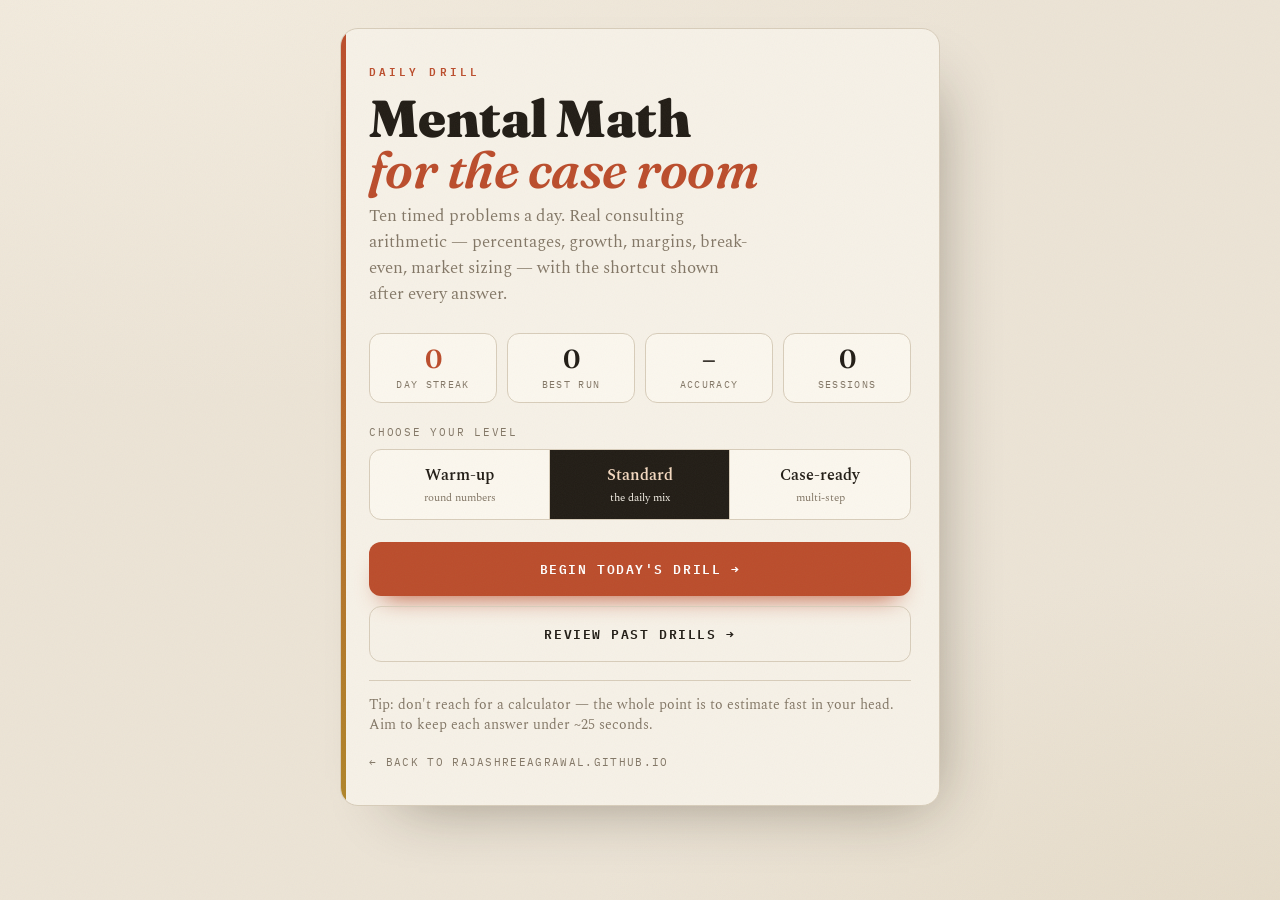
<file: mentalmaths.html>
<!DOCTYPE html>
<html lang="en">
<head>
<meta charset="utf-8" />
<meta name="viewport" content="width=device-width, initial-scale=1" />
<title>Quick Mental Maths · Rajashree Rakesh Agrawal</title>
<meta name="description" content="A daily mental-arithmetic drill for the case room — ten timed problems with the shortcut shown after every answer. Built by Rajashree Rakesh Agrawal." />
<link rel="preconnect" href="https://fonts.googleapis.com" />
<link rel="preconnect" href="https://fonts.gstatic.com" crossorigin />
<link href="https://fonts.googleapis.com/css2?family=Fraunces:opsz,wght@9..144,400;9..144,600;9..144,900&family=Spectral:wght@400;500;600&family=IBM+Plex+Mono:wght@400;500;600&display=swap" rel="stylesheet" />

<style>
  :root {
    --bg: #ece4d6;
    --paper: #f6f1e7;
    --paper-2: #fbf7ee;
    --ink: #221d16;
    --muted: #837766;
    --line: #d8cdba;
    --clay: #bb4d2c;
    --clay-soft: #e8c9bd;
    --teal: #2f6f63;
    --teal-soft: #cfe0da;
    --gold: #b08529;
    --shadow: 24px 28px 60px -34px rgba(40,28,12,.45);
  }

  * { box-sizing: border-box; margin: 0; padding: 0; }

  body {
    font-family: 'Spectral', Georgia, serif;
    color: var(--ink);
    background:
      radial-gradient(120% 90% at 12% -5%, #f3ecdf 0%, transparent 55%),
      radial-gradient(100% 80% at 105% 110%, #e4dac6 0%, transparent 60%),
      var(--bg);
    min-height: 100vh;
    display: flex;
    align-items: flex-start;
    justify-content: center;
    padding: 28px 16px 60px;
    -webkit-font-smoothing: antialiased;
  }

  .stage {
    width: 100%;
    max-width: 600px;
    position: relative;
  }

  /* subtle grain */
  .stage::before {
    content: "";
    position: fixed;
    inset: 0;
    pointer-events: none;
    opacity: .04;
    z-index: 50;
    background-image: url("data:image/svg+xml,%3Csvg xmlns='http://www.w3.org/2000/svg' width='120' height='120'%3E%3Cfilter id='n'%3E%3CfeTurbulence type='fractalNoise' baseFrequency='.9' numOctaves='2'/%3E%3C/filter%3E%3Crect width='100%25' height='100%25' filter='url(%23n)'/%3E%3C/svg%3E");
  }

  .card {
    background: var(--paper);
    border: 1px solid var(--line);
    border-radius: 18px;
    box-shadow: var(--shadow);
    padding: 30px 28px 32px;
    position: relative;
    overflow: hidden;
  }
  .card::after {
    content: "";
    position: absolute; left: 0; top: 0; bottom: 0; width: 5px;
    background: linear-gradient(var(--clay), var(--gold));
  }

  .eyebrow {
    font-family: 'IBM Plex Mono', monospace;
    font-size: 11px;
    letter-spacing: .28em;
    text-transform: uppercase;
    color: var(--clay);
    font-weight: 600;
  }

  h1 {
    font-family: 'Fraunces', serif;
    font-weight: 900;
    font-size: clamp(34px, 9vw, 52px);
    line-height: .98;
    letter-spacing: -.01em;
    margin: 10px 0 8px;
  }
  h1 em { font-style: italic; color: var(--clay); font-weight: 600; }

  .lede { color: var(--muted); font-size: 17px; max-width: 42ch; }

  /* ---- stat strip ---- */
  .stats {
    display: grid;
    grid-template-columns: repeat(4, 1fr);
    gap: 10px;
    margin: 26px 0 22px;
  }
  .stat {
    background: var(--paper-2);
    border: 1px solid var(--line);
    border-radius: 12px;
    padding: 12px 10px 11px;
    text-align: center;
  }
  .stat .v {
    font-family: 'Fraunces', serif;
    font-weight: 600;
    font-size: 26px;
    line-height: 1;
  }
  .stat .v small { font-size: 14px; color: var(--muted); }
  .stat .k {
    font-family: 'IBM Plex Mono', monospace;
    font-size: 9.5px;
    letter-spacing: .14em;
    text-transform: uppercase;
    color: var(--muted);
    margin-top: 6px;
  }
  .stat.flame .v { color: var(--clay); }

  .label {
    font-family: 'IBM Plex Mono', monospace;
    font-size: 11px;
    letter-spacing: .16em;
    text-transform: uppercase;
    color: var(--muted);
    margin: 4px 0 10px;
  }

  /* ---- segmented difficulty ---- */
  .seg {
    display: grid;
    grid-template-columns: repeat(3, 1fr);
    border: 1px solid var(--line);
    border-radius: 12px;
    overflow: hidden;
    background: var(--paper-2);
  }
  .seg button {
    appearance: none;
    border: none;
    background: transparent;
    padding: 13px 8px;
    cursor: pointer;
    font-family: 'Spectral', serif;
    color: var(--muted);
    border-right: 1px solid var(--line);
    transition: background .18s, color .18s;
    text-align: center;
  }
  .seg button:last-child { border-right: none; }
  .seg button .t { display: block; font-size: 16px; font-weight: 600; color: var(--ink); }
  .seg button .d { display: block; font-size: 11px; margin-top: 2px; }
  .seg button[aria-pressed="true"] { background: var(--ink); }
  .seg button[aria-pressed="true"] .t,
  .seg button[aria-pressed="true"] .d { color: var(--paper); }
  .seg button[aria-pressed="true"] .t { color: #f4d9c0; }

  /* ---- buttons ---- */
  .btn {
    appearance: none; border: none; cursor: pointer;
    font-family: 'IBM Plex Mono', monospace;
    font-weight: 600; font-size: 13px;
    letter-spacing: .12em; text-transform: uppercase;
    border-radius: 12px;
    padding: 16px 22px;
    transition: transform .12s, box-shadow .2s, background .2s;
  }
  .btn-primary {
    background: var(--clay); color: #fff;
    width: 100%; margin-top: 22px;
    box-shadow: 0 14px 24px -14px var(--clay);
  }
  .btn-primary:hover { transform: translateY(-2px); }
  .btn-primary:active { transform: translateY(0); }
  .btn-ghost {
    background: transparent; color: var(--ink);
    border: 1px solid var(--line);
  }
  .btn-ghost:hover { background: var(--paper-2); }

  /* ---- drill ---- */
  .drill-top {
    display: flex; align-items: center; justify-content: space-between;
    font-family: 'IBM Plex Mono', monospace;
    font-size: 12px; color: var(--muted);
    border-bottom: 1px solid var(--line);
    padding-bottom: 14px; margin-bottom: 6px;
  }
  .drill-top .timer { font-size: 16px; color: var(--ink); font-weight: 600; }
  .dots { display: flex; gap: 6px; align-items: center; }
  .dot { width: 8px; height: 8px; border-radius: 50%; background: var(--line); }
  .dot.done { background: var(--teal); }
  .dot.wrong { background: var(--clay); }
  .dot.cur { background: var(--ink); transform: scale(1.35); }

  .cat-tag {
    font-family: 'IBM Plex Mono', monospace;
    font-size: 10.5px; letter-spacing: .18em; text-transform: uppercase;
    color: var(--clay); margin: 22px 0 12px;
  }
  .question {
    font-family: 'Fraunces', serif;
    font-weight: 600;
    font-size: clamp(24px, 6.4vw, 33px);
    line-height: 1.2;
    min-height: 2.2em;
  }

  .answer-row { display: flex; gap: 10px; margin-top: 22px; }
  .answer-row input {
    flex: 1;
    font-family: 'IBM Plex Mono', monospace;
    font-size: 24px;
    padding: 14px 16px;
    border: 1.5px solid var(--line);
    border-radius: 12px;
    background: var(--paper-2);
    color: var(--ink);
    outline: none;
    transition: border-color .15s;
  }
  .answer-row input:focus { border-color: var(--clay); }
  .answer-row .btn { padding: 0 22px; }

  .reveal-link {
    margin-top: 14px;
    font-family: 'IBM Plex Mono', monospace;
    font-size: 12px;
    color: var(--muted);
    background: none; border: none; cursor: pointer;
    text-decoration: underline;
    text-underline-offset: 3px;
  }
  .reveal-link:hover { color: var(--clay); }

  /* feedback */
  .feedback {
    margin-top: 22px;
    border-radius: 14px;
    padding: 18px 18px 19px;
    border: 1px solid var(--line);
    animation: rise .3s ease both;
  }
  .feedback.right { background: var(--teal-soft); border-color: #aecbc2; }
  .feedback.wrong { background: var(--clay-soft); border-color: #ddb4a4; }
  .fb-head {
    display: flex; align-items: baseline; justify-content: space-between;
    font-family: 'IBM Plex Mono', monospace; font-size: 12px;
    letter-spacing: .1em; text-transform: uppercase;
  }
  .feedback.right .fb-head { color: var(--teal); }
  .feedback.wrong .fb-head { color: var(--clay); }
  .fb-ans {
    font-family: 'Fraunces', serif; font-weight: 600;
    font-size: 22px; margin: 8px 0 4px;
  }
  .fb-ans .you { color: var(--muted); font-size: 15px; font-weight: 400; }
  .fb-tech {
    font-size: 15.5px; line-height: 1.5; color: #4a4135; margin-top: 8px;
    border-top: 1px dashed rgba(0,0,0,.14); padding-top: 10px;
  }
  .fb-tech b { font-family:'IBM Plex Mono',monospace; font-weight:600; font-size:11px; letter-spacing:.12em; text-transform:uppercase; color: var(--ink); display:block; margin-bottom:4px; }

  /* summary */
  .sum-score {
    font-family: 'Fraunces', serif; font-weight: 900;
    font-size: 72px; line-height: 1; text-align: center; margin: 6px 0;
  }
  .sum-score small { font-size: 30px; color: var(--muted); font-weight: 600; }
  .sum-grid { display: grid; grid-template-columns: 1fr 1fr; gap: 12px; margin: 22px 0; }
  .sum-cell {
    background: var(--paper-2); border: 1px solid var(--line);
    border-radius: 12px; padding: 16px; text-align: center;
  }
  .sum-cell .v { font-family:'Fraunces',serif; font-weight:600; font-size: 28px; }
  .sum-cell .k { font-family:'IBM Plex Mono',monospace; font-size:10px; letter-spacing:.14em; text-transform:uppercase; color: var(--muted); margin-top: 6px; }
  .streak-note {
    background: var(--ink); color: var(--paper);
    border-radius: 12px; padding: 16px 18px; text-align:center;
    font-size: 16px;
  }
  .streak-note b { color: #f4d9c0; font-family:'Fraunces',serif; }
  .sum-actions { display:grid; grid-template-columns: 1fr 1fr; gap: 12px; margin-top: 20px; }
  .sum-actions .btn { margin-top: 0; }

  .tip {
    margin-top: 18px; font-size: 13.5px; color: var(--muted);
    line-height: 1.5; border-top: 1px solid var(--line); padding-top: 14px;
  }

  /* ---- section header (back nav) ---- */
  .sec-head { display:flex; align-items:center; gap:12px; }
  .back-btn {
    appearance:none; border:1px solid var(--line); background: var(--paper-2);
    border-radius: 10px; width: 40px; height: 40px; cursor: pointer; flex:none;
    font-size: 19px; color: var(--ink); line-height: 1; transition: background .15s;
  }
  .back-btn:hover { background: var(--bg); }

  /* ---- history list ---- */
  .hist-list { display:flex; flex-direction:column; gap: 10px; margin-top: 18px; }
  .hist-row {
    width:100%; text-align:left; cursor:pointer;
    background: var(--paper-2); border:1px solid var(--line); border-radius: 12px;
    padding: 14px 16px; display:flex; align-items:center; gap: 14px;
    font-family:'Spectral',serif; transition: transform .12s, border-color .15s;
  }
  .hist-row:hover { border-color: var(--clay); transform: translateX(2px); }
  .hist-score { font-family:'Fraunces',serif; font-weight:600; font-size: 23px; flex:none; width: 60px; }
  .hist-score small { font-size: 13px; color: var(--muted); }
  .hist-meta { flex:1; min-width:0; }
  .hist-when { font-size: 16px; font-weight: 600; }
  .hist-sub { font-family:'IBM Plex Mono',monospace; font-size: 11px; letter-spacing:.07em; color: var(--muted); text-transform: uppercase; margin-top: 3px; }
  .lvl-pill { display:inline-block; padding: 1px 7px; border-radius: 6px; font-size: 10px; background: var(--clay-soft); color: var(--clay); margin-right: 7px; }
  .hist-arrow { color: var(--muted); font-size: 18px; flex:none; }
  .empty { text-align:center; color: var(--muted); padding: 46px 10px; font-size: 16px; line-height:1.55; }

  /* ---- review detail ---- */
  .rev-summary {
    background: var(--paper-2); border:1px solid var(--line); border-radius:12px;
    padding: 14px 16px; margin: 18px 0 4px; display:flex; gap: 22px; flex-wrap:wrap;
    font-family:'IBM Plex Mono',monospace; font-size: 11px; color: var(--muted);
    text-transform: uppercase; letter-spacing:.08em;
  }
  .rev-summary b { font-family:'Fraunces',serif; font-size: 19px; color: var(--ink); display:block; text-transform:none; letter-spacing:0; margin-bottom:2px; }
  .rev-item { border:1px solid var(--line); border-left-width: 4px; border-radius: 10px; padding: 13px 15px; margin-top: 12px; background: var(--paper-2); }
  .rev-item.ok { border-left-color: var(--teal); }
  .rev-item.no { border-left-color: var(--clay); }
  .rev-itop { display:flex; justify-content:space-between; align-items:baseline; gap:10px; font-family:'IBM Plex Mono',monospace; font-size:10px; letter-spacing:.14em; text-transform:uppercase; color: var(--muted); margin-bottom: 7px; }
  .rev-itop .res.ok { color: var(--teal); }
  .rev-itop .res.no { color: var(--clay); }
  .rev-q { font-family:'Fraunces',serif; font-weight:600; font-size: 17px; line-height:1.3; }
  .rev-line { font-size: 14.5px; margin-top: 7px; }
  .rev-line .corr { color: var(--teal); font-weight:600; }
  .rev-line .yours { color: var(--clay); font-weight:600; }
  .rev-method { font-size: 13.5px; color:#4a4135; line-height:1.5; margin-top:8px; border-top:1px dashed rgba(0,0,0,.14); padding-top:8px; }
  .rev-method b { font-family:'IBM Plex Mono',monospace; font-size:10px; letter-spacing:.12em; text-transform:uppercase; color:var(--ink); display:block; margin-bottom:3px; }

  /* ---- back-to-site link ---- */
  .site-link {
    display:inline-flex; align-items:center; gap:7px;
    margin-top: 20px;
    font-family:'IBM Plex Mono', monospace;
    font-size: 11px; letter-spacing:.12em; text-transform:uppercase;
    color: var(--muted); text-decoration: none;
    transition: color .15s;
  }
  .site-link:hover { color: var(--clay); }

  .hidden { display: none !important; }
  @keyframes rise { from { opacity: 0; transform: translateY(10px); } to { opacity: 1; transform: none; } }
  .stagger > * { animation: rise .5s ease both; }
  .stagger > *:nth-child(1){animation-delay:.02s}
  .stagger > *:nth-child(2){animation-delay:.08s}
  .stagger > *:nth-child(3){animation-delay:.14s}
  .stagger > *:nth-child(4){animation-delay:.20s}
  .stagger > *:nth-child(5){animation-delay:.26s}
  .stagger > *:nth-child(6){animation-delay:.32s}
</style>
</head>
<body>

<div class="stage">
  <div class="card">

    <!-- ============ HOME ============ -->
    <section id="home" class="stagger">
      <span class="eyebrow">Daily Drill</span>
      <h1>Mental&nbsp;Math<br><em>for the case&nbsp;room</em></h1>
      <p class="lede">Ten timed problems a day. Real consulting arithmetic — percentages, growth, margins, break-even, market sizing — with the shortcut shown after every answer.</p>

      <div class="stats" id="statStrip">
        <div class="stat flame"><div class="v" id="sStreak">–</div><div class="k">Day streak</div></div>
        <div class="stat"><div class="v" id="sBest">–</div><div class="k">Best run</div></div>
        <div class="stat"><div class="v" id="sAcc">–</div><div class="k">Accuracy</div></div>
        <div class="stat"><div class="v" id="sSess">–</div><div class="k">Sessions</div></div>
      </div>

      <div class="label">Choose your level</div>
      <div class="seg" id="seg">
        <button data-l="warmup"><span class="t">Warm-up</span><span class="d">round numbers</span></button>
        <button data-l="standard" aria-pressed="true"><span class="t">Standard</span><span class="d">the daily mix</span></button>
        <button data-l="case"><span class="t">Case-ready</span><span class="d">multi-step</span></button>
      </div>

      <button class="btn btn-primary" id="startBtn">Begin today's drill →</button>
      <button class="btn btn-ghost" id="reviewBtn" style="width:100%;margin-top:10px;">Review past drills →</button>
      <p class="tip">Tip: don't reach for a calculator — the whole point is to estimate fast in your head. Aim to keep each answer under ~25 seconds.</p>
      <a class="site-link" href="index.html#projects">← Back to rajashreeagrawal.github.io</a>
    </section>

    <!-- ============ DRILL ============ -->
    <section id="drill" class="hidden">
      <div class="drill-top">
        <div class="dots" id="dots"></div>
        <div>score <span id="liveScore">0</span></div>
        <div class="timer" id="timer">0:00</div>
      </div>

      <div class="cat-tag" id="catTag">—</div>
      <div class="question" id="qText">—</div>

      <div id="inputArea">
        <div class="answer-row">
          <input id="ansInput" inputmode="decimal" autocomplete="off" placeholder="your answer" />
          <button class="btn btn-primary" id="submitBtn" style="margin-top:0;">↵</button>
        </div>
        <button class="reveal-link" id="revealBtn">I don't know — show me how</button>
      </div>

      <div id="fbArea"></div>
    </section>

    <!-- ============ SUMMARY ============ -->
    <section id="summary" class="hidden stagger">
      <span class="eyebrow">Drill complete</span>
      <div class="sum-score"><span id="finalScore">0</span><small>/10</small></div>
      <div class="sum-grid">
        <div class="sum-cell"><div class="v" id="finalTime">0:00</div><div class="k">Total time</div></div>
        <div class="sum-cell"><div class="v" id="finalPace">0s</div><div class="k">Avg / question</div></div>
      </div>
      <div class="streak-note" id="streakNote">—</div>
      <button class="btn btn-ghost" id="reviewTodayBtn" style="width:100%;margin-top:18px;">Review these answers →</button>
      <div class="sum-actions" style="margin-top:12px;">
        <button class="btn btn-ghost" id="homeBtn">Home</button>
        <button class="btn btn-primary" id="againBtn" style="margin-top:0;">Go again →</button>
      </div>
      <p class="tip" id="paceTip"></p>
    </section>

    <!-- ============ HISTORY LIST ============ -->
    <section id="history" class="hidden">
      <div class="sec-head">
        <button class="back-btn" id="histBack" aria-label="Back">←</button>
        <span class="eyebrow">Your log</span>
      </div>
      <h1 style="font-size:clamp(28px,7vw,42px);margin:10px 0 0;">Past&nbsp;drills</h1>
      <div id="histList"></div>
    </section>

    <!-- ============ REVIEW DETAIL ============ -->
    <section id="detail" class="hidden">
      <div class="sec-head">
        <button class="back-btn" id="detailBack" aria-label="Back">←</button>
        <span class="eyebrow">Review</span>
      </div>
      <h1 id="detailTitle" style="font-size:clamp(26px,6.5vw,36px);margin:10px 0 0;">Drill</h1>
      <div class="rev-summary" id="detailSummary"></div>
      <div id="detailItems"></div>
    </section>

  </div>
</div>

<script>
(function () {
  "use strict";

  /* ---------------- storage (graceful fallback) ----------------
     Prefers the artifact `window.storage` API when present, then the
     browser's localStorage (so streaks/history persist on the live
     site), and finally an in-memory copy as a last resort. */
  function lsGet(k) {
    try { return window.localStorage ? window.localStorage.getItem(k) : null; }
    catch (e) { return null; }
  }
  function lsSet(k, v) {
    try { if (window.localStorage) window.localStorage.setItem(k, v); } catch (e) {}
  }

  var KEY = "mentalmath:v1";
  var mem = null;
  async function loadStats() {
    var def = { lastDate: null, streak: 0, longest: 0, sessions: 0, correct: 0, attempted: 0 };
    try {
      if (window.storage) {
        var r = await window.storage.get(KEY);
        if (r && r.value) return Object.assign(def, JSON.parse(r.value));
      }
    } catch (e) {}
    var raw = lsGet(KEY);
    if (raw) { try { return Object.assign(def, JSON.parse(raw)); } catch (e) {} }
    return mem ? Object.assign(def, mem) : def;
  }
  async function saveStats(s) {
    mem = s;
    var json = JSON.stringify(s);
    try { if (window.storage) await window.storage.set(KEY, json); } catch (e) {}
    lsSet(KEY, json);
  }
  function dstr(d) {
    return d.getFullYear() + "-" + String(d.getMonth()+1).padStart(2,"0") + "-" + String(d.getDate()).padStart(2,"0");
  }

  /* ---------------- session history (graceful fallback) ---------------- */
  var HKEY = "mentalmath:history:v1";
  var HCAP = 30;
  var hmem = null;
  async function loadHistory() {
    try {
      if (window.storage) {
        var r = await window.storage.get(HKEY);
        if (r && r.value) return JSON.parse(r.value);
      }
    } catch (e) {}
    var raw = lsGet(HKEY);
    if (raw) { try { return JSON.parse(raw); } catch (e) {} }
    return hmem || [];
  }
  async function saveHistory(arr) {
    hmem = arr;
    var json = JSON.stringify(arr);
    try { if (window.storage) await window.storage.set(HKEY, json); } catch (e) {}
    lsSet(HKEY, json);
  }

  /* ---------------- helpers ---------------- */
  var R = function (a, b) { return Math.floor(Math.random() * (b - a + 1)) + a; };
  var pick = function (a) { return a[Math.floor(Math.random() * a.length)]; };
  var num = function (n) { return (Math.round(n * 100) / 100).toLocaleString("en-US"); };
  var money = function (n) { return "$" + Math.round(n).toLocaleString("en-US"); };

  /* ---------------- generators ----------------
     each returns { cat, q, a, technique, abstol, tol }  */

  function gPercentOf(level) {
    var pcts = level === "warmup" ? [10, 20, 25, 50] : [5,15,30,35,40,45,60,75];
    var pct = pick(pcts);
    var base = R(level === "warmup" ? 2 : 4, level === "warmup" ? 9 : 24) * 20;
    var a = pct / 100 * base;
    return {
      cat: "Percent of a number",
      q: "What is " + pct + "% of " + num(base) + "?",
      a: a, abstol: 0.05,
      technique: "Anchor on 10% and 1%. 10% of " + num(base) + " = " + num(base/10) +
                 ", and 1% = " + num(base/100) + ". Stack those to reach " + pct + "% = " + num(a) +
                 ".  (Also handy: " + pct + "% of " + num(base) + " = " + num(base) + "% of " + pct + " when that flips easier.)"
    };
  }

  function gPercentChange(level) {
    var chg = pick(level === "warmup" ? [10,20,25,50,-10,-20] : [15,30,40,60,75,-15,-25,-30]);
    var old = R(2, 12) * 100;
    var nw = old + old * chg / 100;
    var metric = pick(["Revenue","Sales","Headcount","Unit volume","Operating profit","Market size"]);
    return {
      cat: "Percentage change",
      q: metric + " moved from " + num(old) + " to " + num(nw) + ". What's the % change?",
      a: chg, abstol: 0.05,
      technique: "% change = change ÷ original. Change = " + num(nw - old) + ", divided by the original " +
                 num(old) + " = " + chg + "%." + (chg < 0 ? " (A decrease — note the minus.)" : "")
    };
  }

  function gFraction(level) {
    var fr = level === "warmup"
      ? [[1,2,50],[1,4,25],[3,4,75],[1,5,20],[2,5,40],[1,10,10],[3,5,60],[1,20,5]]
      : [[1,8,12.5],[3,8,37.5],[5,8,62.5],[7,8,87.5],[1,3,33.33],[2,3,66.67],[1,6,16.67],[5,6,83.33],[1,16,6.25],[3,16,18.75],[1,12,8.33],[7,12,58.33]];
    var f = pick(fr), n = f[0], d = f[1], a = f[2];
    return {
      cat: "Fraction → percent",
      q: "Express " + n + "/" + d + " as a percentage.",
      a: a, abstol: 0.6,
      technique: "1/" + d + " = " + num(100/d) + "%, so " + n + "/" + d + " = " + n + " × " + num(100/d) +
                 "% ≈ " + a + "%. The eighths (12.5, 37.5, 62.5, 87.5) and thirds (33.3, 66.7) are worth memorising cold."
    };
  }

  function gMultiply(level) {
    var t = pick(level === "warmup" ? ["x25","x5","x11"] : ["x25","x50","x9","x11","x15"]);
    var x, ans, tech;
    if (t === "x25") { x = R(3, 24) * 4; ans = x * 25; tech = "×25 = ÷4, then ×100. " + num(x) + " ÷ 4 = " + num(x/4) + " → " + num(ans) + "."; }
    else if (t === "x50") { x = R(3, 24) * 2; ans = x * 50; tech = "×50 = ÷2, then ×100. Half of " + num(x) + " is " + num(x/2) + " → " + num(ans) + "."; }
    else if (t === "x5") { x = R(3, 49) * 2; ans = x * 5; tech = "×5 = ÷2, then ×10. Half of " + num(x) + " is " + num(x/2) + ", ×10 = " + num(ans) + "."; }
    else if (t === "x9") { x = R(11, 89); ans = x * 9; tech = "×9 = ×10 − the number. " + num(x) + "0 − " + num(x) + " = " + num(ans) + "."; }
    else if (t === "x11") { x = R(11, 89); ans = x * 11; tech = "×11 = ×10 + the number. " + num(x) + "0 + " + num(x) + " = " + num(ans) + "."; }
    else { x = R(4, 40) * 2; ans = x * 15; tech = "×15 = ×10 + half again. " + num(x) + "0 + " + num(x*5) + " = " + num(ans) + "."; }
    return { cat: "Fast multiplication", q: num(x) + " × " + t.slice(1), a: ans, abstol: 0.05, technique: tech };
  }

  function gReverse(level) {
    var pct = pick([5,10,15,20,25,40,50]);
    var whole = R(2, 12) * 100;
    var val = whole * pct / 100;
    return {
      cat: "Reverse percentage",
      q: num(val) + " is " + pct + "% of what number?",
      a: whole, abstol: 0.05,
      technique: "Divide by the percent. If " + pct + "% = " + num(val) + ", then 1% = " + num(val/pct) +
                 ", and 100% = " + num(whole) + ".  (Same as " + num(val) + " ÷ " + (pct/100) + ".)"
    };
  }

  function gMargin() {
    var m = pick([20,25,30,40,50,60]);
    var price = R(2, 12) * 20;
    var cost = price * (1 - m / 100);
    return {
      cat: "Gross margin",
      q: "Sells for " + money(price) + ", costs " + money(cost) + " to make. Gross margin %?",
      a: m, abstol: 0.05,
      technique: "Margin = (price − cost) ÷ price. (" + num(price) + " − " + num(cost) + ") = " + num(price-cost) +
                 ", ÷ " + num(price) + " = " + m + "%. Don't confuse with markup, which divides by cost instead."
    };
  }

  function gBreakeven() {
    var contrib = pick([4,5,8,10,12,15,20,25]);
    var price = contrib + pick([6,8,10,12,15]);
    var vc = price - contrib;
    var units = R(3, 30) * 100;
    var FC = contrib * units;
    return {
      cat: "Break-even units",
      q: "Fixed costs " + money(FC) + ", price " + money(price) + "/unit, variable cost " + money(vc) + "/unit. Break-even units?",
      a: units, abstol: 0.5,
      technique: "Break-even = fixed costs ÷ contribution per unit. Contribution = " + num(price) + " − " + num(vc) +
                 " = " + num(contrib) + ". So " + money(FC) + " ÷ " + num(contrib) + " = " + num(units) + " units."
    };
  }

  function gRuleOf72() {
    var rate = pick([4,6,8,9,12,18]);
    var years = 72 / rate;
    return {
      cat: "Rule of 72",
      q: "At " + rate + "% annual growth, roughly how many years to double? (Rule of 72)",
      a: years, abstol: 0.4,
      technique: "Years to double ≈ 72 ÷ growth rate. 72 ÷ " + rate + " = " + num(years) +
                 " years. Great for napkin compounding — works in reverse too (72 ÷ years = the rate you need)."
    };
  }

  function gCompound() {
    var start = R(1, 9) * 50;
    var rate = pick([5,8,10,12,15,20]);
    var years = pick([2,3]);
    var end = start * Math.pow(1 + rate/100, years);
    return {
      cat: "Compound growth (estimate)",
      q: money(start) + "M revenue grows " + rate + "%/yr for " + years + " years. Approx revenue in $M? (just the number)",
      a: end, tol: 0.04,
      technique: "Compounding: " + num(start) + " × (1 + " + rate + "%)^" + years + ". Quick approx — add ~" +
                 (rate*years) + "% (rate × years) then nudge up a touch for compounding → ≈ " + num(end) + "M. (Exact: " + num(end) + "M.)"
    };
  }

  function gMarketSize() {
    if (Math.random() < 0.5) {
      var pop = pick([0.5,1,2,5]), pen = pick([30,40,50,60]), freq = pick([1,2,3]);
      var a = pop * pen/100 * freq * 365; // millions of cups/yr
      return {
        cat: "Market sizing (estimate)",
        q: "Annual coffee cups sold in a city of " + pop + "M people, if " + pen + "% drink " + freq +
           " cup(s)/day? (answer in millions of cups)",
        a: a, tol: 0.05,
        technique: "Population → users → daily volume → annualise. " + pop + "M × " + pen + "% = " +
                   num(pop*pen/100) + "M drinkers × " + freq + "/day = " + num(pop*pen/100*freq) +
                   "M/day × 365 ≈ " + num(a) + "M cups/yr."
      };
    } else {
      var house = pick([20,40,80,125]), own = pick([40,60,80]), life = pick([4,5,8,10]);
      var b = house * own/100 / life; // millions of units/yr
      return {
        cat: "Market sizing (estimate)",
        q: "Annual replacement sales of an appliance: " + house + "M households, " + own + "% own one, replaced every " +
           life + " yrs? (answer in millions of units)",
        a: b, tol: 0.05,
        technique: "Installed base ÷ replacement cycle. " + house + "M × " + own + "% = " + num(house*own/100) +
                   "M units installed; ÷ " + life + " yrs ≈ " + num(b) + "M units/yr."
      };
    }
  }

  var POOLS = {
    warmup:  [gPercentOf, gPercentChange, gFraction, gMultiply],
    standard:[gPercentOf, gPercentChange, gFraction, gMultiply, gReverse, gMargin, gRuleOf72],
    case:    [gPercentOf, gPercentChange, gFraction, gMultiply, gReverse, gMargin, gRuleOf72, gBreakeven, gCompound, gMarketSize]
  };

  function buildSession(level) {
    var pool = POOLS[level], out = [], last = null;
    for (var i = 0; i < 10; i++) {
      var g, tries = 0;
      do { g = pick(pool); tries++; } while (g === last && tries < 5);
      last = g;
      out.push(g(level));
    }
    return out;
  }

  /* ---------------- answer checking ---------------- */
  function parse(s) {
    if (s == null) return NaN;
    s = String(s).replace(/[\s,$%]/g, "").replace(/m$/i, "");
    return parseFloat(s);
  }
  function isRight(q, val) {
    if (isNaN(val)) return false;
    var d = Math.abs(val - q.a);
    if (q.abstol != null && d <= q.abstol) return true;
    if (q.tol != null && d <= q.tol * Math.abs(q.a)) return true;
    return false;
  }

  /* ---------------- DOM ---------------- */
  var $ = function (id) { return document.getElementById(id); };
  var homeEl = $("home"), drillEl = $("drill"), sumEl = $("summary"), histEl = $("history"), detailEl = $("detail");
  var level = "standard";
  var session = [], idx = 0, score = 0, t0 = 0, tHandle = null, qStart = 0, answered = false;
  var results = [];
  var lastRecord = null, detailFrom = "home";

  /* difficulty segmented control */
  Array.prototype.forEach.call($("seg").children, function (b) {
    b.addEventListener("click", function () {
      level = b.getAttribute("data-l");
      Array.prototype.forEach.call($("seg").children, function (x) { x.setAttribute("aria-pressed", x === b ? "true" : "false"); });
    });
  });

  function fmtTime(ms) {
    var s = Math.floor(ms / 1000);
    return Math.floor(s / 60) + ":" + String(s % 60).padStart(2, "0");
  }
  function tick() { $("timer").textContent = fmtTime(Date.now() - t0); }

  function show(el) { [homeEl, drillEl, sumEl, histEl, detailEl].forEach(function (x) { x.classList.add("hidden"); }); el.classList.remove("hidden"); window.scrollTo(0, 0); }

  function renderDots() {
    var html = "";
    for (var i = 0; i < session.length; i++) {
      var c = "dot";
      if (i < idx && results[i]) c += results[i].right ? " done" : " wrong";
      else if (i === idx) c += " cur";
      html += '<span class="' + c + '"></span>';
    }
    $("dots").innerHTML = html;
  }

  function loadQuestion() {
    answered = false;
    var q = session[idx];
    $("catTag").textContent = q.cat;
    $("qText").textContent = q.q;
    $("inputArea").classList.remove("hidden");
    $("fbArea").innerHTML = "";
    var inp = $("ansInput");
    inp.value = ""; inp.disabled = false;
    $("submitBtn").disabled = false;
    $("liveScore").textContent = score;
    renderDots();
    qStart = Date.now();
    setTimeout(function () { inp.focus(); }, 30);
  }

  function feedback(right, q, userVal, gaveUp) {
    var div = document.createElement("div");
    div.className = "feedback " + (right ? "right" : "wrong");
    var head = right ? "✓ &nbsp;Correct" : (gaveUp ? "Here's the method" : "✗ &nbsp;Not quite");
    var youLine = (!right && !gaveUp && !isNaN(userVal))
      ? '<span class="you">you said ' + num(userVal) + '</span>' : "";
    div.innerHTML =
      '<div class="fb-head"><span>' + head + '</span>' + youLine + '</div>' +
      '<div class="fb-ans">' + num(q.a) + (q.tol ? ' <span class="you">(±)</span>' : '') + '</div>' +
      '<div class="fb-tech"><b>The shortcut</b>' + q.technique + '</div>';
    $("fbArea").appendChild(div);

    var next = document.createElement("button");
    next.className = "btn btn-primary";
    next.textContent = (idx === session.length - 1) ? "See results →" : "Next question →";
    next.addEventListener("click", advance);
    $("fbArea").appendChild(next);
    setTimeout(function () { next.focus(); }, 30);
  }

  function submit(gaveUp) {
    if (answered) return;
    answered = true;
    var q = session[idx];
    var val = gaveUp ? NaN : parse($("ansInput").value);
    var right = gaveUp ? false : isRight(q, val);
    if (right) score++;
    results[idx] = { right: right, t: Date.now() - qStart, val: val, gaveUp: gaveUp };
    $("ansInput").disabled = true;
    $("submitBtn").disabled = true;
    $("inputArea").classList.add("hidden");
    $("liveScore").textContent = score;
    renderDots();
    feedback(right, q, val, gaveUp);
  }

  function advance() {
    idx++;
    if (idx >= session.length) finish();
    else loadQuestion();
  }

  async function finish() {
    clearInterval(tHandle);
    var total = Date.now() - t0;
    $("finalScore").textContent = score;
    $("finalTime").textContent = fmtTime(total);
    var pace = Math.round(total / session.length / 1000);
    $("finalPace").textContent = pace + "s";

    var msg, tip;
    if (pace <= 18) tip = "That's a sharp pace — comfortably inside case-interview speed. Push to Case-ready if you haven't.";
    else if (pace <= 30) tip = "Solid working pace. Trim a few seconds by leaning harder on the 10%/1% anchors.";
    else tip = "Plenty of room to speed up — that comes purely from reps. The shortcuts get automatic fast.";
    $("paceTip").textContent = tip;

    // streak + persistence
    var s = await loadStats();
    var today = dstr(new Date());
    var yest = dstr(new Date(Date.now() - 864e5));
    if (s.lastDate === today) { /* already counted today */ }
    else if (s.lastDate === yest) s.streak += 1;
    else s.streak = 1;
    s.lastDate = today;
    s.longest = Math.max(s.longest, s.streak);
    s.sessions += 1;
    s.correct += score;
    s.attempted += session.length;
    await saveStats(s);

    if (s.streak === 1) msg = 'Streak started — <b>day 1</b>. Come back tomorrow to keep it alive.';
    else msg = 'Daily streak: <b>' + s.streak + ' days</b> running. Longest ever: ' + s.longest + '.';
    $("streakNote").innerHTML = msg;

    // save the full session so it can be reviewed later
    lastRecord = {
      ts: Date.now(), date: today, level: level, score: score, total: total,
      items: session.map(function (q, i) {
        var r = results[i] || {};
        return {
          q: q.q, cat: q.cat, a: q.a, tol: q.tol || null,
          user: (r.val == null || isNaN(r.val)) ? null : r.val,
          gaveUp: !!r.gaveUp, right: !!r.right, t: r.t || 0, tech: q.technique
        };
      })
    };
    var hist = await loadHistory();
    hist.unshift(lastRecord);
    if (hist.length > HCAP) hist = hist.slice(0, HCAP);
    await saveHistory(hist);

    paintStats(s);
    show(sumEl);
  }

  function paintStats(s) {
    $("sStreak").innerHTML = s.streak + (s.streak ? '<small>d</small>' : '');
    $("sBest").innerHTML = s.longest + (s.longest ? '<small>d</small>' : '');
    $("sAcc").innerHTML = s.attempted ? Math.round(100 * s.correct / s.attempted) + '<small>%</small>' : '–';
    $("sSess").textContent = s.sessions || 0;
  }

  function startDrill() {
    session = buildSession(level);
    idx = 0; score = 0; results = [];
    t0 = Date.now();
    clearInterval(tHandle);
    tHandle = setInterval(tick, 500);
    tick();
    show(drillEl);
    loadQuestion();
  }

  /* ---------------- review screens ---------------- */
  function whenLabel(rec) {
    var today = dstr(new Date());
    var yest = dstr(new Date(Date.now() - 864e5));
    var base = rec.date === today ? "Today" : (rec.date === yest ? "Yesterday"
      : new Date(rec.ts).toLocaleDateString("en-US", { month: "short", day: "numeric" }));
    var time = new Date(rec.ts).toLocaleTimeString("en-US", { hour: "numeric", minute: "2-digit" });
    return base + " · " + time;
  }
  function levelName(l) { return l === "warmup" ? "Warm-up" : l === "case" ? "Case-ready" : "Standard"; }

  async function renderHistory() {
    var hist = await loadHistory();
    var box = $("histList");
    if (!hist.length) {
      box.innerHTML = '<div class="empty">No drills saved yet.<br>Finish a drill and it&rsquo;ll appear here for review.</div>';
      return;
    }
    box.innerHTML = '<div class="hist-list">' + hist.map(function (rec, i) {
      var avg = Math.round(rec.total / rec.items.length / 1000);
      return '<button class="hist-row" data-i="' + i + '">' +
        '<div class="hist-score">' + rec.score + '<small>/10</small></div>' +
        '<div class="hist-meta"><div class="hist-when">' + whenLabel(rec) + '</div>' +
        '<div class="hist-sub"><span class="lvl-pill">' + levelName(rec.level) + '</span>' + avg + 's / q</div></div>' +
        '<div class="hist-arrow">→</div></button>';
    }).join("") + '</div>';
    Array.prototype.forEach.call(box.querySelectorAll(".hist-row"), function (row) {
      row.addEventListener("click", function () {
        openDetail(hist[parseInt(row.getAttribute("data-i"), 10)], true);
      });
    });
  }

  function openDetail(rec, fromHistory) {
    if (!rec) return;
    detailFrom = fromHistory ? "history" : "summary";
    $("detailTitle").textContent = whenLabel(rec);
    var avg = Math.round(rec.total / rec.items.length / 1000);
    $("detailSummary").innerHTML =
      '<div><b>' + rec.score + '/10</b>score</div>' +
      '<div><b>' + fmtTime(rec.total) + '</b>time</div>' +
      '<div><b>' + avg + 's</b>avg / q</div>' +
      '<div><b>' + levelName(rec.level) + '</b>level</div>';
    $("detailItems").innerHTML = rec.items.map(function (it, i) {
      var cls = it.right ? "ok" : "no";
      var resTxt = it.right ? "Correct" : (it.gaveUp ? "Skipped" : "Missed");
      var line;
      if (it.right) {
        line = '<div class="rev-line">Answer: <span class="corr">' + num(it.a) + '</span></div>';
      } else {
        var yours = it.gaveUp ? "skipped" : (it.user == null ? "&mdash;" : num(it.user));
        line = '<div class="rev-line">Answer: <span class="corr">' + num(it.a) + '</span> &nbsp;·&nbsp; You: <span class="yours">' + yours + '</span></div>';
      }
      return '<div class="rev-item ' + cls + '">' +
        '<div class="rev-itop"><span>' + (i + 1) + '. ' + it.cat + '</span><span class="res ' + cls + '">' + resTxt + '</span></div>' +
        '<div class="rev-q">' + it.q + '</div>' + line +
        '<div class="rev-method"><b>Shortcut</b>' + it.tech + '</div>' +
        '</div>';
    }).join("");
    show(detailEl);
  }

  /* events */
  $("startBtn").addEventListener("click", startDrill);
  $("againBtn").addEventListener("click", startDrill);
  $("homeBtn").addEventListener("click", function () { show(homeEl); });
  $("submitBtn").addEventListener("click", function () { submit(false); });
  $("revealBtn").addEventListener("click", function () { submit(true); });
  $("ansInput").addEventListener("keydown", function (e) { if (e.key === "Enter") submit(false); });
  $("reviewBtn").addEventListener("click", function () { renderHistory(); show(histEl); });
  $("reviewTodayBtn").addEventListener("click", function () { openDetail(lastRecord, false); });
  $("histBack").addEventListener("click", function () { show(homeEl); });
  $("detailBack").addEventListener("click", function () {
    if (detailFrom === "summary") show(sumEl);
    else { renderHistory(); show(histEl); }
  });

  /* init */
  (async function () {
    var s = await loadStats();
    paintStats(s);
  })();
})();
</script>
</body>
</html>
</file>
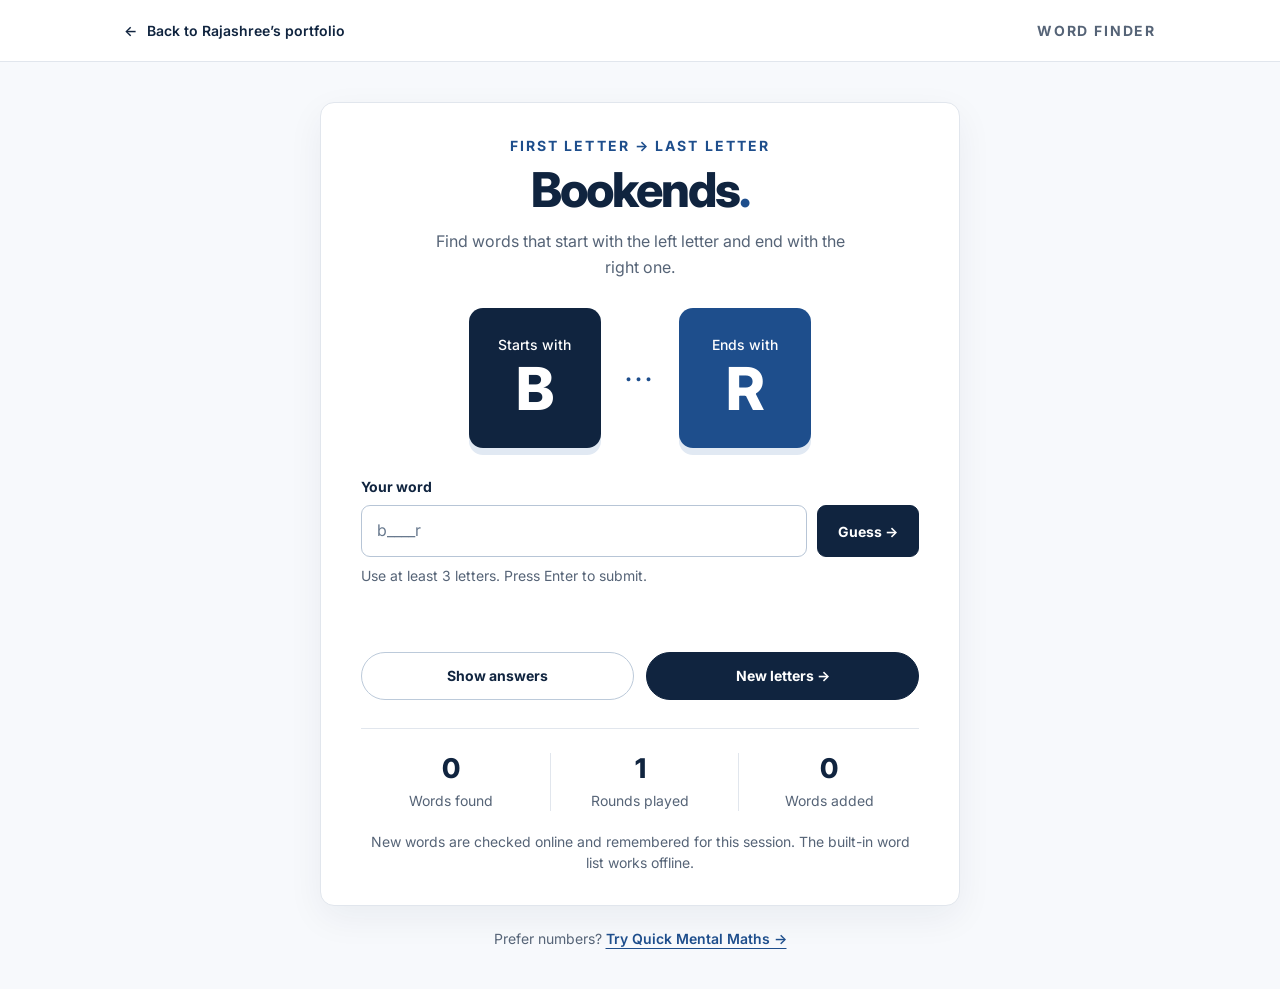
<file: word-finder.html>
<!DOCTYPE html>
<html lang="en">
<head>
  <meta charset="UTF-8">
  <meta name="viewport" content="width=device-width, initial-scale=1">
  <title>Word Finder · Rajashree Rakesh Agrawal</title>
  <meta name="description" content="Two letters, many possibilities. Find words with matching first and last letters in Bookends, a word game by Rajashree Rakesh Agrawal.">
  <meta name="theme-color" content="#10243F">
  <link rel="preconnect" href="https://fonts.googleapis.com">
  <link rel="preconnect" href="https://fonts.gstatic.com" crossorigin>
  <link href="https://fonts.googleapis.com/css2?family=Inter:wght@400;500;600;700;800&display=swap" rel="stylesheet">
  <link rel="stylesheet" href="assets/word-finder.css">
  <link rel="stylesheet" href="assets/typography.css">
  <script src="assets/word-finder-data.js" defer></script>
  <script src="assets/word-finder.js" defer></script>
</head>
<body class="word-finder">
  <nav class="site-nav" aria-label="Portfolio navigation">
    <a class="back-link" href="index.html#projects"><span aria-hidden="true">←</span> Back to Rajashree’s portfolio</a>
    <span class="nav-label">WORD FINDER</span>
  </nav>
  <main>
    <article class="game" aria-labelledby="game-title">
      <header>
        <p class="eyebrow">FIRST LETTER → LAST LETTER</p>
        <h1 id="game-title">Bookends<span>.</span></h1>
        <p class="intro">Find words that start with the left letter and end with the right one.</p>
      </header>
      <div class="tiles" aria-live="polite" aria-atomic="true">
        <div class="tile"><span class="tile-label">Starts with</span><strong id="first-letter">—</strong></div>
        <span class="bridge" aria-hidden="true">···</span>
        <div class="tile tile-end"><span class="tile-label">Ends with</span><strong id="last-letter">—</strong></div>
      </div>
      <form id="guess-form">
        <label for="guess">Your word</label>
        <div class="input-row">
          <input id="guess" name="word" type="text" placeholder="Type a word" autocomplete="off" autocapitalize="none" spellcheck="false" maxlength="60" aria-describedby="word-help feedback" required>
          <button id="submit-word" type="submit">Guess <span aria-hidden="true">→</span></button>
        </div>
        <p class="help" id="word-help">Use at least 3 letters. Press Enter to submit.</p>
      </form>
      <p id="feedback" class="feedback" role="status" aria-live="polite" aria-atomic="true"></p>
      <section id="found-section" class="found-section" aria-labelledby="found-title" hidden>
        <h2 id="found-title">Found this round</h2>
        <ul id="found-words" class="word-chips"></ul>
      </section>
      <section id="answers-section" class="answers" aria-labelledby="answers-title" hidden>
        <h2 id="answers-title">Some words to try</h2>
        <ol id="answer-words"></ol>
        <p class="help">A few possibilities from the game dictionary.</p>
      </section>
      <div class="controls">
        <button id="show-answers" class="secondary" type="button" aria-expanded="false" aria-controls="answers-section">Show answers</button>
        <button id="new-round" type="button">New letters <span aria-hidden="true">→</span></button>
      </div>
      <dl class="stats" aria-label="Session totals">
        <div><dt>Words found</dt><dd id="score">0</dd></div>
        <div><dt>Rounds played</dt><dd id="rounds">1</dd></div>
        <div><dt>Words added</dt><dd id="added-count">0</dd></div>
      </dl>
      <p class="session-note">New words are checked online and remembered for this session. The built-in word list works offline.</p>
      <noscript><p>Please enable JavaScript to play Word Finder.</p></noscript>
    </article>
    <p class="more-games">Prefer numbers? <a href="mental-maths.html">Try Quick Mental Maths →</a></p>
  </main>
</body>
</html>
</file>
<file: assets/typography.css>
/* Shared reading sizes. Rem units respect the reader's default font size. */
:root {
  --text-body: 1rem;
  --text-card-title: 1.125rem;
  --text-label: .875rem;
}
body { font-size: var(--text-body); }

/* Portfolio: miniature project previews retain their own scale. */
.portfolio .hero .sub,
.portfolio .about-grid .thread,
.portfolio .xp p,
.portfolio .proj p,
.portfolio .skill span,
.portfolio .edu p,
.portfolio footer .email { font-size: var(--text-body); }

.portfolio .xp h3,
.portfolio .xp .co,
.portfolio .proj h3,
.portfolio .skill p,
.portfolio .edu h3 { font-size: var(--text-card-title); line-height: 1.45; }

.portfolio .nav-links a,
.portfolio .eyebrow,
.portfolio .btn,
.portfolio .contact-link,
.portfolio .about-photo figcaption,
.portfolio .xp-note,
.portfolio .tl-when .mos,
.portfolio .xp .where,
.portfolio .xp .tag-now,
.portfolio .badges span,
.portfolio .theme-chips span,
.portfolio .ask-me,
.portfolio .proj .go,
.portfolio .edu-label,
.portfolio .edu .when,
.portfolio .tile .cap,
.portfolio .tiny { font-size: var(--text-label); line-height: 1.5; }
.portfolio .xp .tag-now { letter-spacing: .04em; }

/* Mental Maths: readable controls, feedback, history, and review text. */
.mental-maths .lede,
.mental-maths .seg button .t,
.mental-maths .fb-ans .you,
.mental-maths .fb-tech,
.mental-maths .streak-note,
.mental-maths .tip,
.mental-maths .empty,
.mental-maths .rev-line,
.mental-maths .rev-method { font-size: var(--text-body); line-height: 1.6; }

.mental-maths .site-return,
.mental-maths .eyebrow,
.mental-maths .label,
.mental-maths .stat .k,
.mental-maths .stat .v small,
.mental-maths .seg button .d,
.mental-maths .btn,
.mental-maths .drill-top,
.mental-maths .drill-exit,
.mental-maths .cat-tag,
.mental-maths .reveal-link,
.mental-maths .fb-head,
.mental-maths .fb-tech b,
.mental-maths .sum-cell .k,
.mental-maths .hist-score small,
.mental-maths .hist-sub,
.mental-maths .lvl-pill,
.mental-maths .rev-summary,
.mental-maths .rev-itop,
.mental-maths .rev-method b { font-size: var(--text-label); line-height: 1.5; letter-spacing: .04em; }

.mental-maths .hist-when,
.mental-maths .rev-q,
.mental-maths .rev-summary b { font-size: var(--text-card-title); line-height: 1.45; }
.mental-maths .answer-row input { min-width: 0; }
.mental-maths .drill-top,
.mental-maths .fb-head,
.mental-maths .rev-itop { flex-wrap: wrap; gap: 10px; }
.mental-maths .stat .k { overflow-wrap: anywhere; }
.mental-maths .site-return { max-width: 100%; }

/* Word Finder: align supporting text with the portfolio and Mental Maths. */
.word-finder .intro,
.word-finder input,
.word-finder .feedback,
.word-finder .word-chips li { font-size: var(--text-body); }
.word-finder h2 { font-size: var(--text-card-title); line-height: 1.45; }
.word-finder .back-link,
.word-finder .nav-label,
.word-finder .eyebrow,
.word-finder .tile-label,
.word-finder label,
.word-finder button,
.word-finder .input-row button,
.word-finder .help,
.word-finder .stats dt,
.word-finder .session-note,
.word-finder .more-games { font-size: var(--text-label); line-height: 1.5; }

@media (max-width: 380px) {
  .mental-maths .answer-row { flex-wrap: wrap; }
  .mental-maths .answer-row input { width: 100%; flex-basis: 100%; }
  .mental-maths .answer-row .btn { width: 100%; min-height: 44px; }
  .mental-maths .seg { grid-template-columns: 1fr; }
}
</file>
<file: assets/word-finder.css>
:root{--navy:#10243F;--accent:#1E4E8C;--ink:#202B3A;--muted:#566477;--line:#E1E6ED;--soft:#F1F5FA;--white:#fff;font-family:Inter,Arial,sans-serif;color:var(--ink);background:#F7F9FC}
*{box-sizing:border-box}
body{margin:0;font-size:1rem;line-height:1.6}
a{color:var(--accent);text-underline-offset:4px}
button,input{font:inherit}
button,a,input{ -webkit-tap-highlight-color:transparent}
:focus-visible{outline:3px solid #3D79C7;outline-offset:4px}
[hidden]{display:none!important}
.site-nav{display:flex;align-items:center;justify-content:space-between;gap:20px;padding:20px max(24px,calc((100% - 1032px)/2));background:var(--white);border-bottom:1px solid var(--line)}
.back-link{display:inline-flex;align-items:center;gap:10px;font-size:.9rem;font-weight:600;text-decoration:none;color:var(--navy)}
.back-link:hover{color:var(--accent);text-decoration:underline}
.nav-label{font-size:.75rem;font-weight:700;letter-spacing:.13em;color:var(--muted)}
main{max-width:688px;margin:40px auto;padding:0 24px}
.game{padding:32px 40px;background:var(--white);border:1px solid var(--line);border-radius:14px;box-shadow:0 12px 36px rgba(16,36,63,.06)}
header{text-align:center}
.eyebrow{margin:0 0 6px;color:var(--accent);font-size:.75rem;font-weight:700;letter-spacing:.15em}
h1{font-size:clamp(2.3rem,6vw,3rem);line-height:1.15;letter-spacing:-.04em;color:var(--navy);margin:0 0 12px;font-weight:800}
h1 span{color:var(--accent)}
.intro{max-width:43ch;margin:0 auto;color:var(--muted)}
.tiles{display:flex;justify-content:center;align-items:center;gap:24px;margin:28px 0}
.tile{display:flex;flex-direction:column;align-items:center;justify-content:center;width:132px;min-height:140px;border-radius:14px;background:var(--navy);color:var(--white);padding:12px;box-shadow:0 7px 0 #E1E9F3}
.tile-end{background:var(--accent)}
.tile-label{font-size:.875rem;font-weight:500}
.tile strong{font-size:3.7rem;line-height:1.15;font-weight:800}
.bridge{color:var(--accent);font-size:2rem;letter-spacing:.1em}
label{display:block;font-size:.875rem;font-weight:700;margin-bottom:8px;color:var(--navy)}
.input-row{display:flex;gap:10px}
input{width:100%;min-width:0;padding:12px 15px;border:1.5px solid #B7C5D6;border-radius:9px;color:var(--navy);background:var(--white);font-size:1.05rem}
input::placeholder{color:#68798E;opacity:1}
button{min-height:48px;padding:11px 20px;border:1px solid var(--navy);border-radius:999px;color:var(--white);background:var(--navy);font-size:.9rem;font-weight:700;cursor:pointer;transition:background .15s,border-color .15s}
button:hover{background:var(--accent);border-color:var(--accent)}
button:disabled{opacity:.6;cursor:wait}
.input-row button{border-radius:9px;white-space:nowrap}
.help{font-size:.875rem;color:var(--muted);margin:8px 0 0}
.feedback{min-height:26px;margin:16px 0 0;font-size:.9rem;overflow-wrap:anywhere}
.feedback[data-type="ok"]{color:#17653D}
.feedback[data-type="err"]{color:#AF283A}
.feedback[data-type="info"]{color:var(--accent)}
h2{font-size:.875rem;font-weight:700;color:var(--navy);margin:0 0 12px}
.found-section{margin-top:18px}
.word-chips{list-style:none;display:flex;flex-wrap:wrap;gap:8px;margin:0;padding:0}
.word-chips li{padding:4px 13px;border:1px solid #CCD9E9;border-radius:999px;background:var(--soft);color:var(--accent);font-size:.9rem;overflow-wrap:anywhere;max-width:100%}
.answers{margin-top:20px;padding:20px;background:var(--soft);border:1px solid #D6E1EF;border-radius:12px}
.answers ol{columns:2;column-gap:30px;padding-left:22px;margin:0;overflow-wrap:anywhere}
.answers li{break-inside:avoid;padding-bottom:5px}
.controls{display:flex;gap:12px;margin-top:24px}
.controls button{flex:1}
.secondary{background:var(--white);color:var(--navy);border-color:#BCCADA}
.secondary:hover{background:var(--soft);color:var(--accent)}
.stats{display:grid;grid-template-columns:repeat(3,minmax(0,1fr));margin:28px 0 0;padding-top:24px;border-top:1px solid var(--line);text-align:center;gap:8px}
.stats div{display:flex;flex-direction:column-reverse;justify-content:flex-end;gap:4px}
.stats div+div{border-left:1px solid var(--line)}
.stats dt{font-size:.875rem;color:var(--muted)}
.stats dd{font-size:1.7rem;font-weight:800;color:var(--navy);margin:0;line-height:1.2}
.session-note{margin:20px 0 0;font-size:.8rem;text-align:center;color:var(--muted)}
.more-games{font-size:.875rem;text-align:center;color:var(--muted);margin:22px 0}
.more-games a{font-weight:600}
@media(max-width:540px){.site-nav{padding:16px 20px}.nav-label{display:none}main{padding:0 16px;margin:24px auto}.game{padding:26px 20px}.tiles{gap:18px}.tile{width:110px;min-height:125px}.tile strong{font-size:3.3rem}.controls{gap:8px}.controls button{padding:11px 10px}.input-row button{padding:11px 14px}}
@media(max-width:350px){.tiles{gap:12px}.tile{width:92px}.game{padding:24px 16px}.stats dt{font-size:.8rem}.controls{flex-wrap:wrap}.controls button{flex-basis:100%}}
@media(prefers-reduced-motion:reduce){button{transition:none}}
</file>
